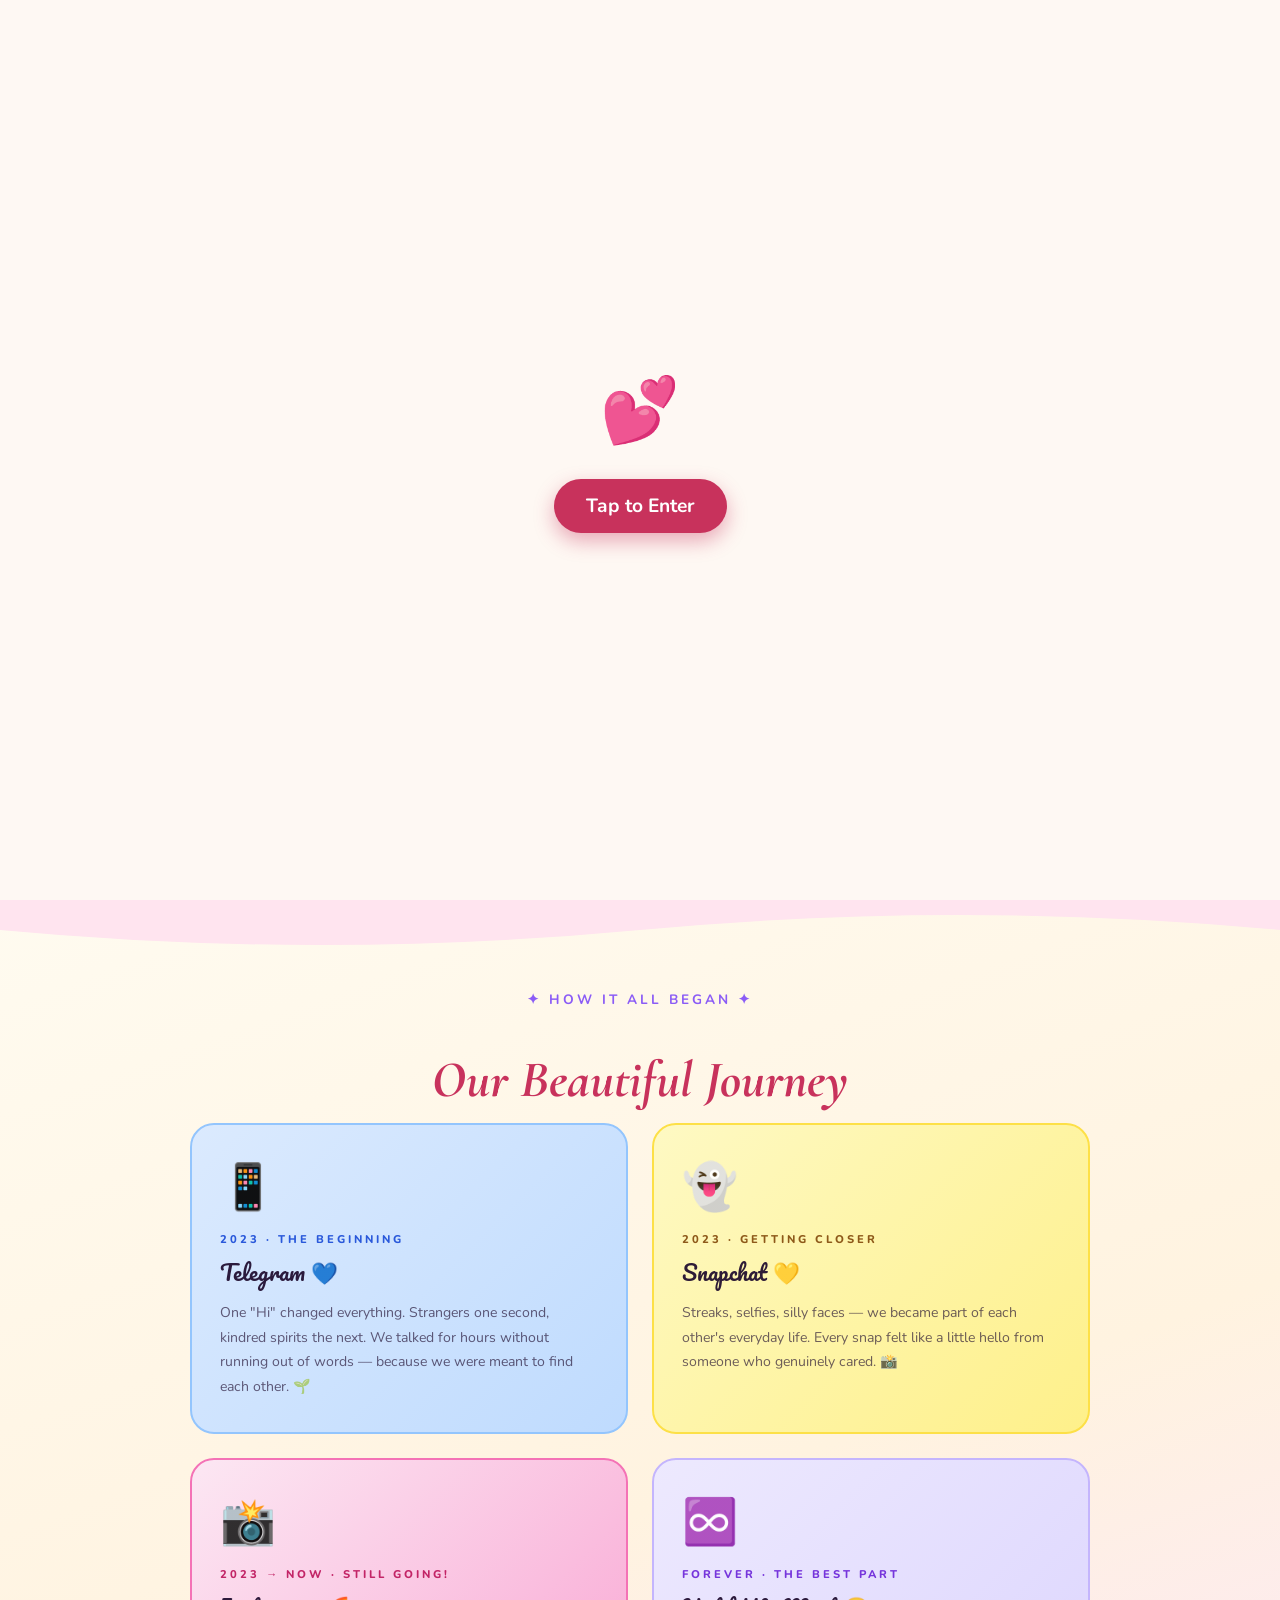
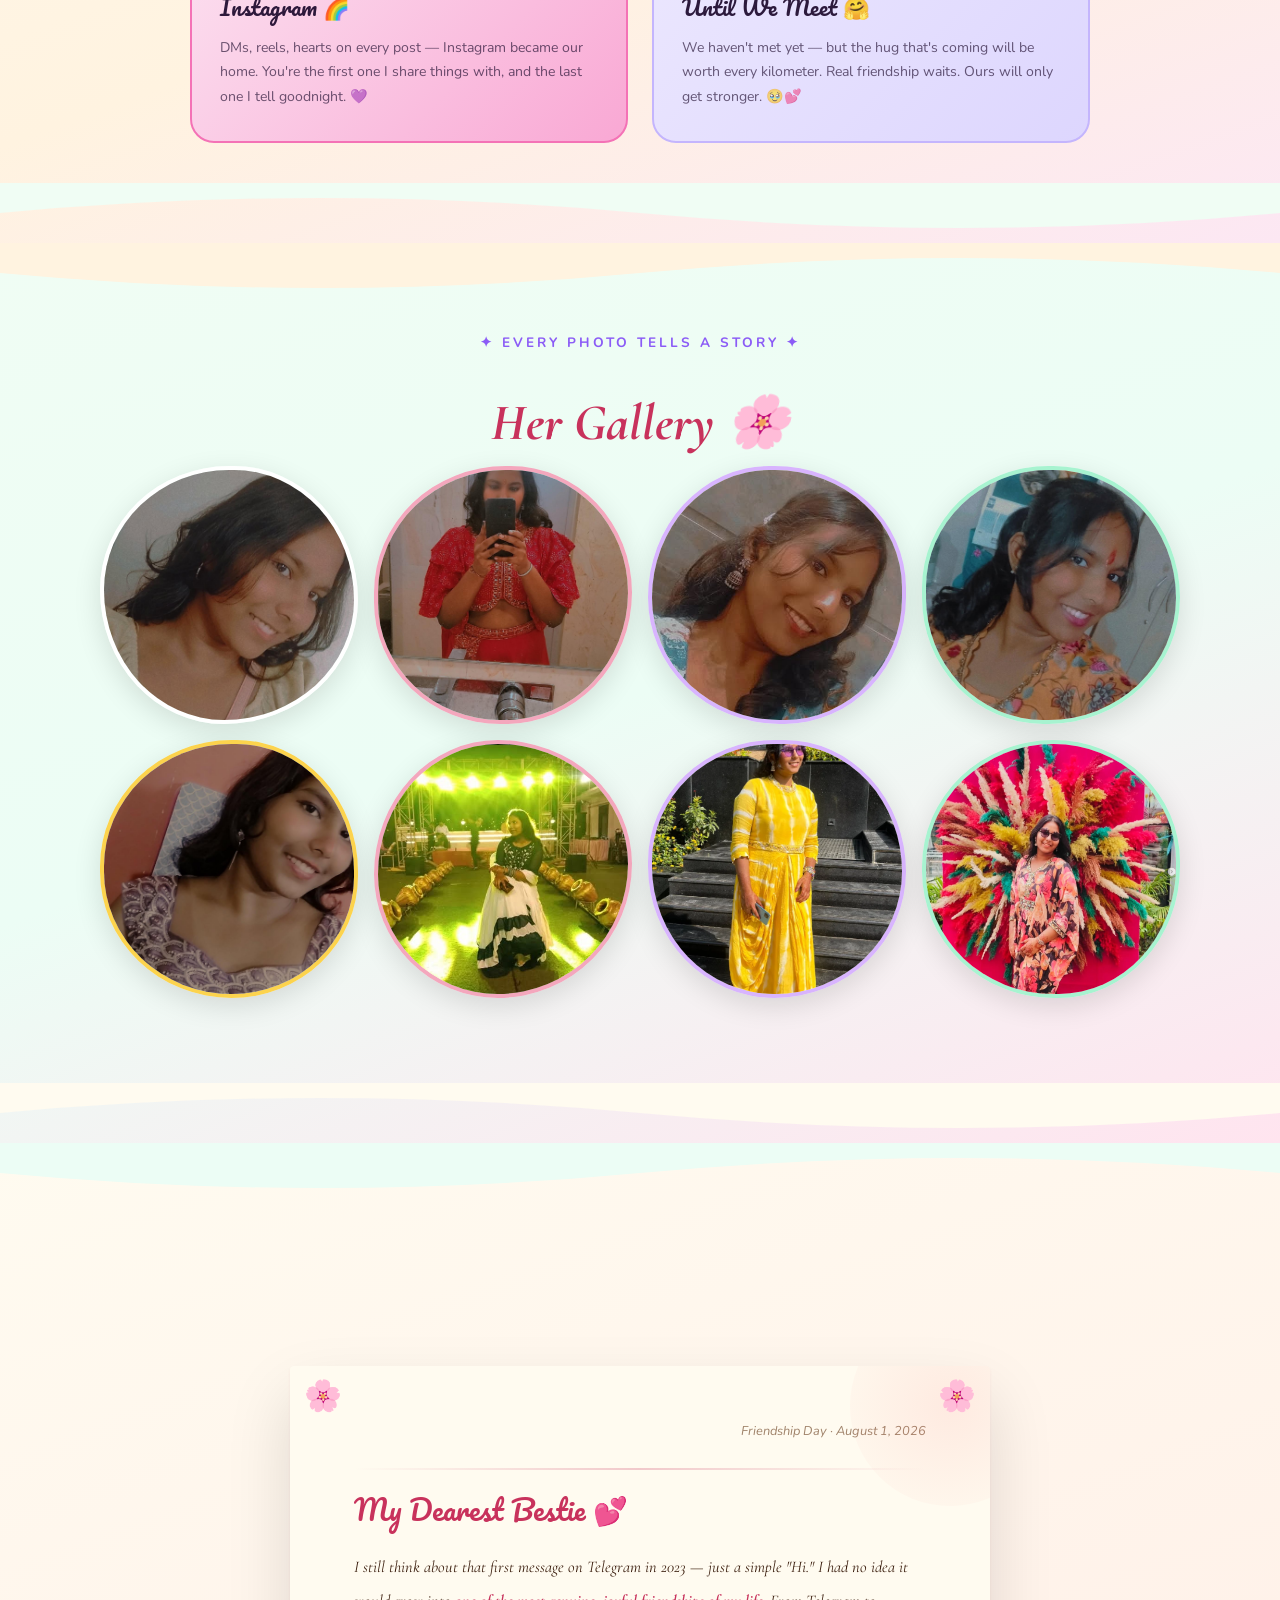
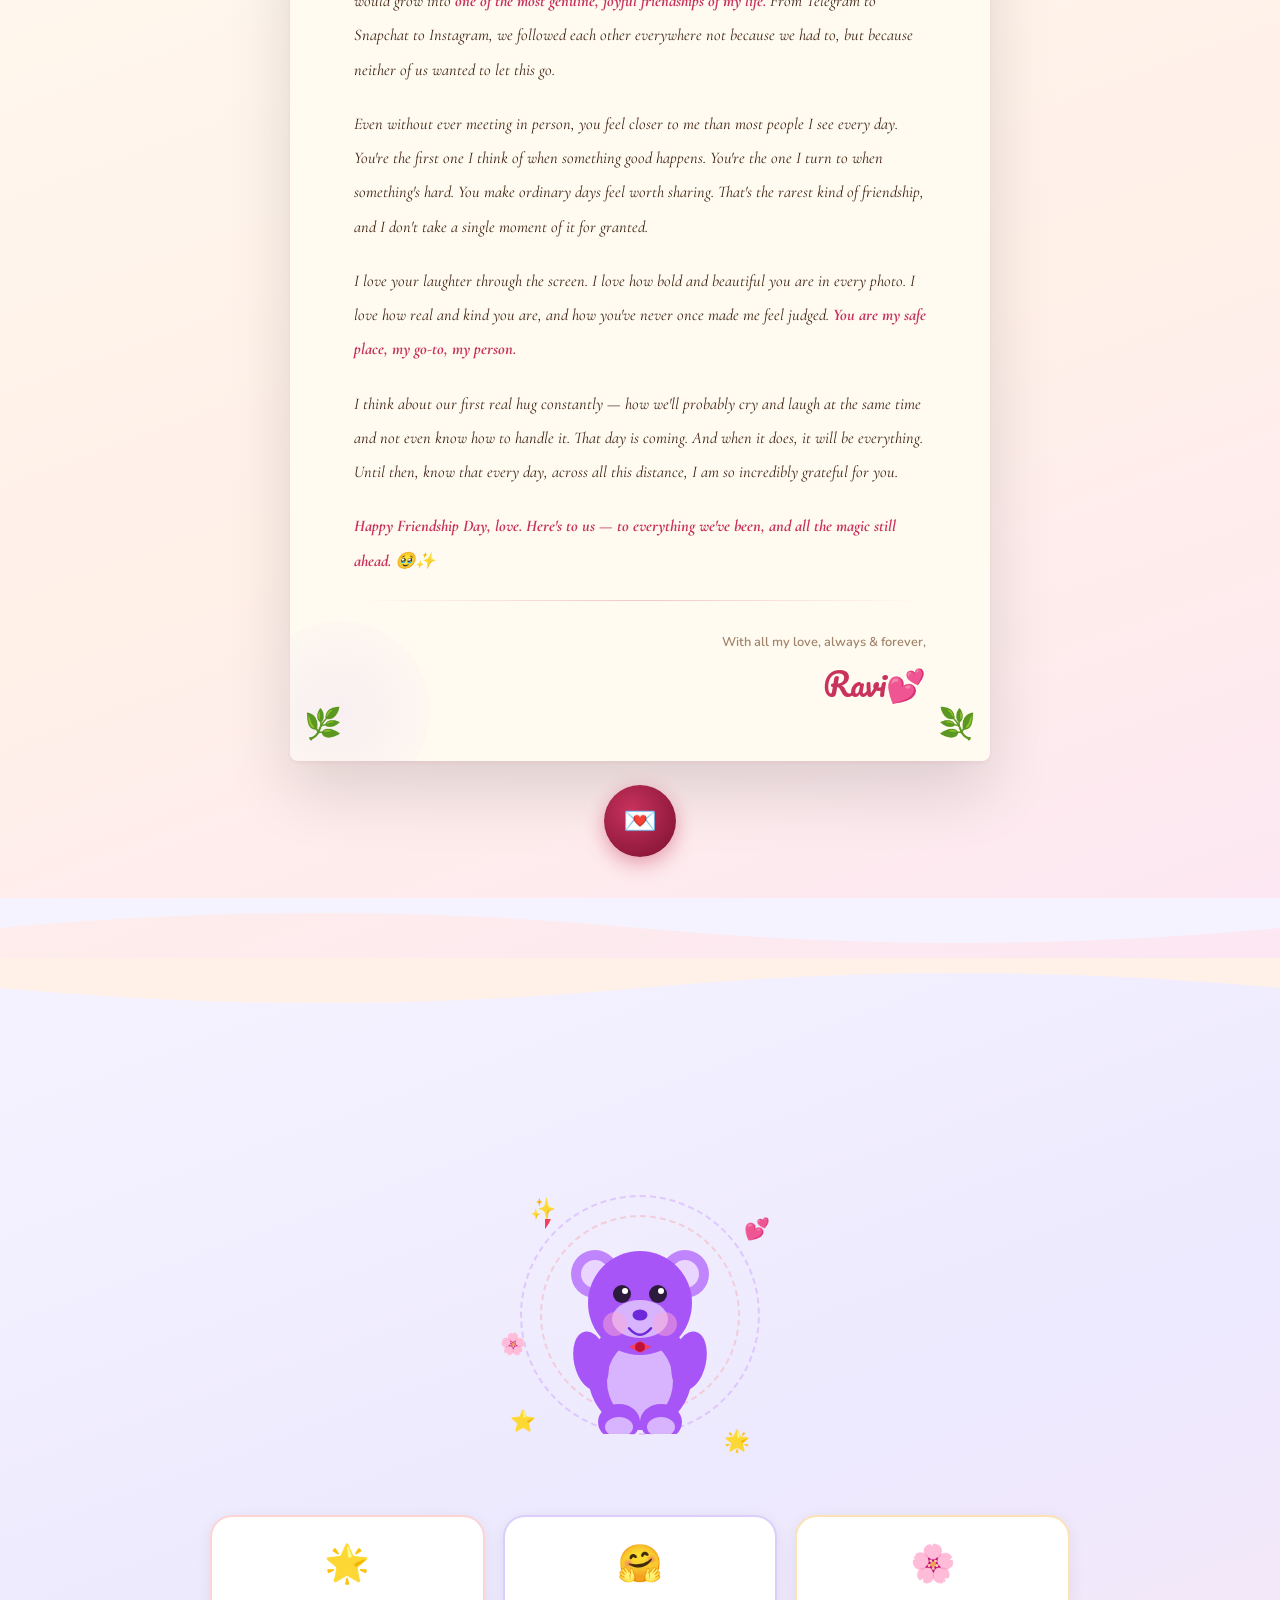
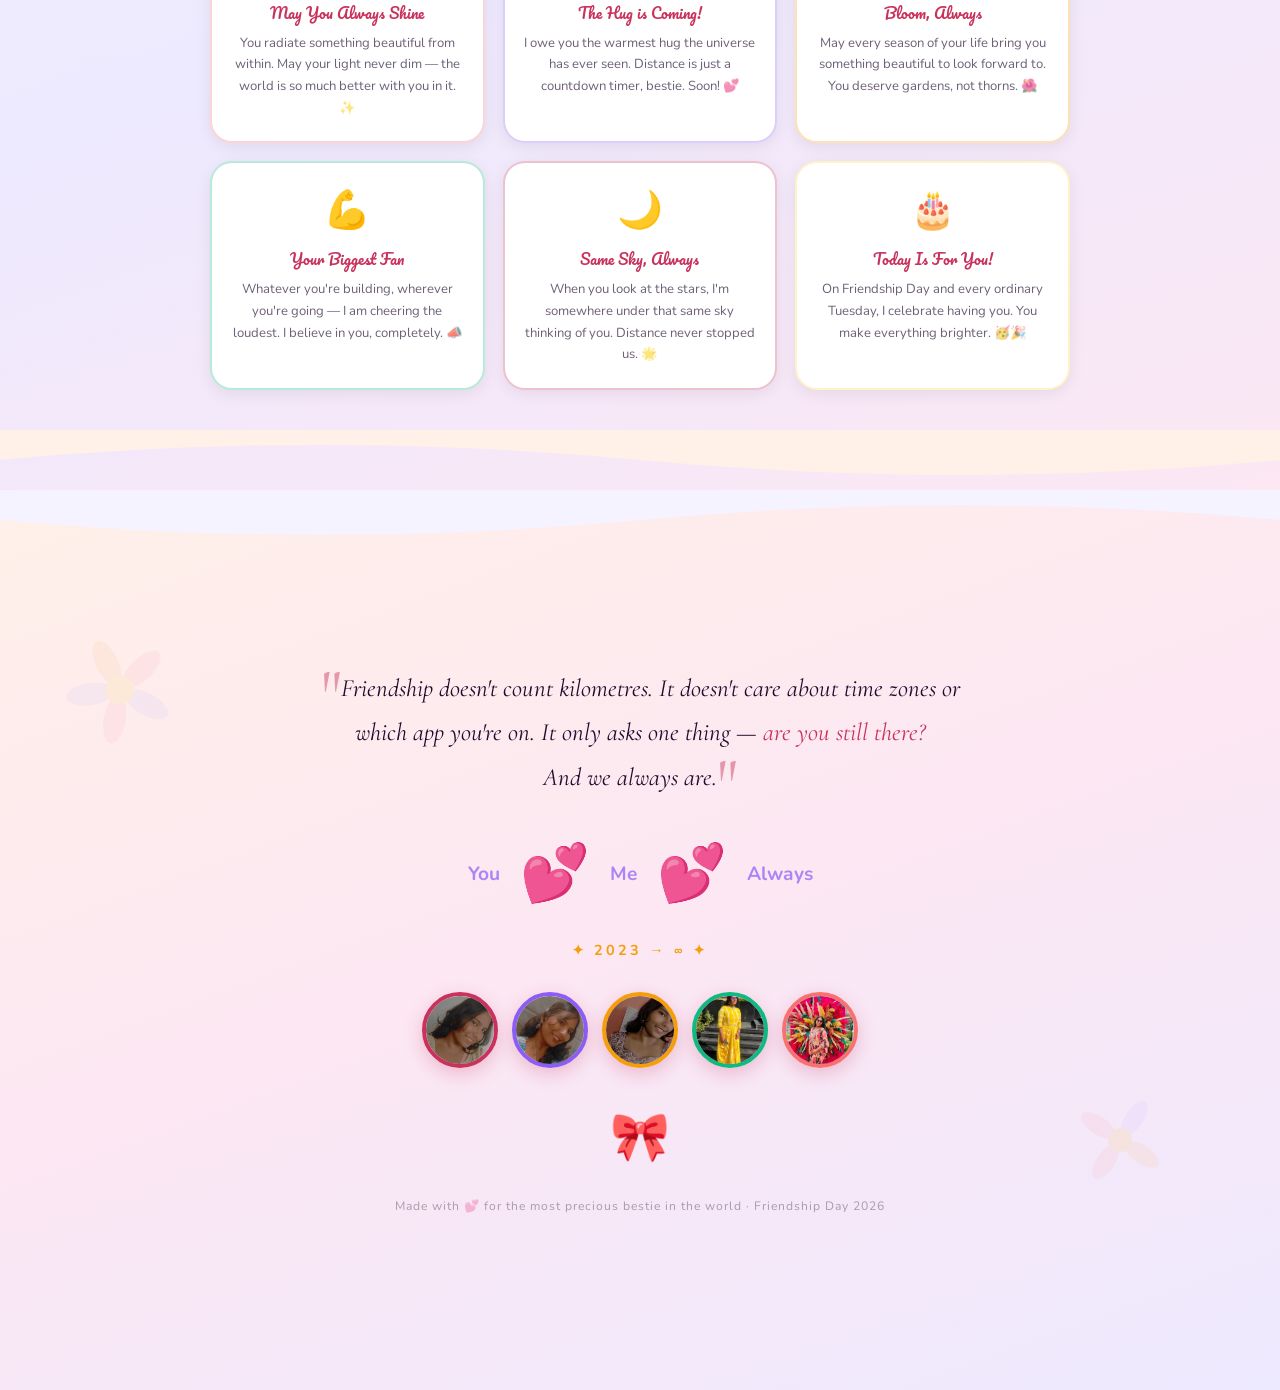
<file: index.html>
<!DOCTYPE html>
<html lang="en">

<head>
  <meta charset="UTF-8">
  <meta name="viewport" content="width=device-width, initial-scale=1.0">
  <title>Happy Friendship Day 💕</title>
  <link
    href="https://fonts.googleapis.com/css2?family=Cormorant+Garamond:ital,wght@0,600;0,700;1,400;1,700&family=Nunito:wght@300;400;600;700;800&family=Pacifico&display=swap"
    rel="stylesheet">
  <link rel="stylesheet" href="style.css">
</head>

<body>

  <!-- ── LOADING / TAP TO ENTER ──────────────── -->
  <div id="loading-screen" class="loading-screen">
    <div class="loading-content">
      <div class="heart-pulse">💕</div>
      <button id="enter-btn">Tap to Enter</button>
    </div>
  </div>
  <audio id="bg-music" src="aaa.mp3" loop preload="auto"></audio>

  <!-- ── PETAL RAIN ──────────────────────────── -->
  <div class="petal-box" id="pbox"></div>

  <!-- ── SIDE NAV ──────────────────────────── -->
  <nav class="side-nav" id="snav">
    <a data-t="Home" onclick="goTo(1)"></a>
    <a data-t="Story" onclick="goTo(2)"></a>
    <a data-t="Gallery" onclick="goTo(3)"></a>
    <a data-t="Letter" onclick="goTo(4)"></a>
    <a data-t="Wishes" onclick="goTo(5)"></a>
    <a data-t="Forever" onclick="goTo(6)"></a>
  </nav>

  <!-- ══════════════════════════════════════════
     PAGE 1 · HERO
══════════════════════════════════════════════ -->
  <section class="page" id="p1">
    <div class="blob b1"></div>
    <div class="blob b2"></div>
    <div class="blob b3"></div>

    <!-- Big decorative SVG floral background -->
    <svg class="hero-floral" viewBox="0 0 1440 900" preserveAspectRatio="xMidYMid slice">
      <!-- Blooming flower top-right -->
      <g transform="translate(1200,60) scale(1.4)" opacity=".5">
        <circle cx="0" cy="0" r="8" fill="#f9a8d4">
          <animateTransform attributeName="transform" type="rotate" values="0 0 0;360 0 0" dur="20s"
            repeatCount="indefinite" />
        </circle>
        <!-- petals -->
        <ellipse cx="0" cy="-28" rx="10" ry="22" fill="#fda4af" opacity=".7">
          <animateTransform attributeName="transform" type="rotate" values="0 0 0;360 0 0" dur="20s"
            repeatCount="indefinite" />
        </ellipse>
        <ellipse cx="0" cy="-28" rx="10" ry="22" fill="#fda4af" opacity=".7" transform="rotate(60 0 0)">
          <animateTransform attributeName="transform" type="rotate" values="60 0 0;420 0 0" dur="20s"
            repeatCount="indefinite" />
        </ellipse>
        <ellipse cx="0" cy="-28" rx="10" ry="22" fill="#fda4af" opacity=".7" transform="rotate(120 0 0)">
          <animateTransform attributeName="transform" type="rotate" values="120 0 0;480 0 0" dur="20s"
            repeatCount="indefinite" />
        </ellipse>
        <ellipse cx="0" cy="-28" rx="10" ry="22" fill="#c4b5fd" opacity=".7" transform="rotate(180 0 0)">
          <animateTransform attributeName="transform" type="rotate" values="180 0 0;540 0 0" dur="20s"
            repeatCount="indefinite" />
        </ellipse>
        <ellipse cx="0" cy="-28" rx="10" ry="22" fill="#c4b5fd" opacity=".7" transform="rotate(240 0 0)">
          <animateTransform attributeName="transform" type="rotate" values="240 0 0;600 0 0" dur="20s"
            repeatCount="indefinite" />
        </ellipse>
        <ellipse cx="0" cy="-28" rx="10" ry="22" fill="#c4b5fd" opacity=".7" transform="rotate(300 0 0)">
          <animateTransform attributeName="transform" type="rotate" values="300 0 0;660 0 0" dur="20s"
            repeatCount="indefinite" />
        </ellipse>
        <circle cx="0" cy="0" r="12" fill="#fbbf24" />
      </g>
      <!-- Flower bottom-left -->
      <g transform="translate(160,800) scale(1.2)" opacity=".45">
        <ellipse cx="0" cy="-24" rx="9" ry="19" fill="#f9a8d4" opacity=".8">
          <animateTransform attributeName="transform" type="rotate" values="0 0 0;-360 0 0" dur="18s"
            repeatCount="indefinite" />
        </ellipse>
        <ellipse cx="0" cy="-24" rx="9" ry="19" fill="#fda4af" opacity=".8" transform="rotate(72 0 0)">
          <animateTransform attributeName="transform" type="rotate" values="72 0 0;-288 0 0" dur="18s"
            repeatCount="indefinite" />
        </ellipse>
        <ellipse cx="0" cy="-24" rx="9" ry="19" fill="#c4b5fd" opacity=".8" transform="rotate(144 0 0)">
          <animateTransform attributeName="transform" type="rotate" values="144 0 0;-216 0 0" dur="18s"
            repeatCount="indefinite" />
        </ellipse>
        <ellipse cx="0" cy="-24" rx="9" ry="19" fill="#c4b5fd" opacity=".8" transform="rotate(216 0 0)">
          <animateTransform attributeName="transform" type="rotate" values="216 0 0;-144 0 0" dur="18s"
            repeatCount="indefinite" />
        </ellipse>
        <ellipse cx="0" cy="-24" rx="9" ry="19" fill="#fda4af" opacity=".8" transform="rotate(288 0 0)">
          <animateTransform attributeName="transform" type="rotate" values="288 0 0;-72 0 0" dur="18s"
            repeatCount="indefinite" />
        </ellipse>
        <circle cx="0" cy="0" r="11" fill="#fbbf24" />
      </g>
      <!-- Small flower mid-right -->
      <g transform="translate(1350,500) scale(.8)" opacity=".4">
        <ellipse cx="0" cy="-18" rx="7" ry="15" fill="#fdba74" opacity=".8">
          <animateTransform attributeName="transform" type="rotate" values="0 0 0;360 0 0" dur="15s"
            repeatCount="indefinite" />
        </ellipse>
        <ellipse cx="0" cy="-18" rx="7" ry="15" fill="#fdba74" opacity=".8" transform="rotate(90 0 0)">
          <animateTransform attributeName="transform" type="rotate" values="90 0 0;450 0 0" dur="15s"
            repeatCount="indefinite" />
        </ellipse>
        <ellipse cx="0" cy="-18" rx="7" ry="15" fill="#fda4af" opacity=".8" transform="rotate(180 0 0)">
          <animateTransform attributeName="transform" type="rotate" values="180 0 0;540 0 0" dur="15s"
            repeatCount="indefinite" />
        </ellipse>
        <ellipse cx="0" cy="-18" rx="7" ry="15" fill="#fda4af" opacity=".8" transform="rotate(270 0 0)">
          <animateTransform attributeName="transform" type="rotate" values="270 0 0;630 0 0" dur="15s"
            repeatCount="indefinite" />
        </ellipse>
        <circle cx="0" cy="0" r="9" fill="#fde047" />
      </g>
      <!-- Vine lines -->
      <path d="M0 900 Q200 750 150 600 Q100 450 280 350 Q400 280 350 120" fill="none" stroke="rgba(134,239,172,.5)"
        stroke-width="2.5">
        <animate attributeName="stroke-dashoffset" from="1000" to="0" dur="8s" repeatCount="indefinite" />
        <animate attributeName="stroke-dasharray" values="20 980;20 980" dur="8s" repeatCount="indefinite" />
      </path>
      <path d="M1440 0 Q1200 200 1300 400 Q1400 600 1200 800 Q1050 900 1100 850" fill="none"
        stroke="rgba(134,239,172,.4)" stroke-width="2">
        <animate attributeName="stroke-dashoffset" from="1000" to="0" dur="10s" repeatCount="indefinite" begin="2s" />
        <animate attributeName="stroke-dasharray" values="15 985;15 985" dur="10s" repeatCount="indefinite"
          begin="2s" />
      </path>
    </svg>

    <!-- Hero Content -->
    <div class="hero-inner">
      <div class="hero-eyebrow">🌸 Friendship Day 2026 🌸</div>
      <h1 class="hero-h1">
        <em>Best Friends</em><br>
        <span style="color:var(--ink);font-size:.75em;">forever &amp; always</span>
      </h1>
      <p class="hero-tagline">
        To my irreplaceable bestie — who found me somewhere in the internet and made my whole world brighter. You're the
        reason I believe in magic. 💕
      </p>
      <div class="hero-journey">
        <span class="hj-chip">📱 Telegram</span>
        <span class="hj-arrow">⟶</span>
        <span class="hj-chip">👻 Snapchat</span>
        <span class="hj-arrow">⟶</span>
        <span class="hj-chip">📸 Instagram</span>
        <span class="hj-arrow">⟶</span>
        <span class="hj-chip"
          style="background:linear-gradient(135deg,#fce7f3,#ede9fe);border-color:rgba(200,50,92,.2)">♾️ Forever</span>
      </div>
      <p class="hero-since">✦ Since 2023 · Still Going Strong ✦</p>
    </div>

    <div class="scroll-cue">scroll</div>

    <!-- Wave bottom -->
    <div class="wave-bot">
      <svg viewBox="0 0 1440 60" preserveAspectRatio="none">
        <path d="M0 30 Q360 0 720 30 Q1080 60 1440 30 L1440 60 L0 60Z" fill="#fffbf0" />
      </svg>
    </div>
  </section>

  <!-- ══════════════════════════════════════════
     PAGE 2 · OUR STORY
══════════════════════════════════════════════ -->
  <section class="page" id="p2">
    <div class="wave-top">
      <svg viewBox="0 0 1440 60" preserveAspectRatio="none">
        <path d="M0 30 Q360 60 720 30 Q1080 0 1440 30 L1440 0 L0 0Z" fill="#ffe4ef" />
      </svg>
    </div>
    <div style="padding:90px 24px 100px;display:flex;flex-direction:column;align-items:center;">
      <p class="sec-sub reveal">✦ How it all began ✦</p>
      <h2 class="sec-title reveal" style="margin-top:-8px">Our Beautiful Journey</h2>

      <div class="story-cards reveal">
        <!-- Telegram -->
        <div class="story-card sc-tg">
          <span class="sc-icon">📱</span>
          <div class="sc-year">2023 · The Beginning</div>
          <div class="sc-title">Telegram 💙</div>
          <p class="sc-body">One "Hi" changed everything. Strangers one second, kindred spirits the next. We talked for
            hours without running out of words — because we were meant to find each other. 🌱</p>
        </div>
        <!-- Snapchat -->
        <div class="story-card sc-snap">
          <span class="sc-icon">👻</span>
          <div class="sc-year">2023 · Getting Closer</div>
          <div class="sc-title">Snapchat 💛</div>
          <p class="sc-body">Streaks, selfies, silly faces — we became part of each other's everyday life. Every snap
            felt like a little hello from someone who genuinely cared. 📸</p>
        </div>
        <!-- Instagram -->
        <div class="story-card sc-ig">
          <span class="sc-icon">📸</span>
          <div class="sc-year">2023 → Now · Still Going!</div>
          <div class="sc-title">Instagram 🌈</div>
          <p class="sc-body">DMs, reels, hearts on every post — Instagram became our home. You're the first one I share
            things with, and the last one I tell goodnight. 💜</p>
        </div>
        <!-- Forever -->
        <div class="story-card sc-fv">
          <span class="sc-icon">♾️</span>
          <div class="sc-year">Forever · The Best Part</div>
          <div class="sc-title">Until We Meet 🤗</div>
          <p class="sc-body">We haven't met yet — but the hug that's coming will be worth every kilometer. Real
            friendship waits. Ours will only get stronger. 🥹💕</p>
        </div>
      </div>
    </div>
    <div class="wave-bot">
      <svg viewBox="0 0 1440 60" preserveAspectRatio="none">
        <path d="M0 30 Q360 0 720 30 Q1080 60 1440 30 L1440 60 L0 60Z" fill="#f0fdf4" />
      </svg>
    </div>
  </section>

  <!-- ══════════════════════════════════════════
     PAGE 3 · GALLERY
══════════════════════════════════════════════ -->
  <section class="page" id="p3">
    <div class="wave-top">
      <svg viewBox="0 0 1440 60" preserveAspectRatio="none">
        <path d="M0 30 Q360 60 720 30 Q1080 0 1440 30 L1440 0 L0 0Z" fill="#fff3e0" />
      </svg>
    </div>
    <div style="padding:90px 24px 100px;display:flex;flex-direction:column;align-items:center;">
      <p class="sec-sub reveal">✦ Every photo tells a story ✦</p>
      <h2 class="sec-title reveal" style="margin-top:-8px">Her Gallery 🌸</h2>

      <div class="gallery reveal">
        <div class="pc"><img src="img (1).jpg" alt="Bestie 1">
          <div class="pc-lbl">Sweet & Glowing ✨</div>
        </div>
        <div class="pc"><img src="img (2).jpg" alt="Bestie 2">
          <div class="pc-lbl">Red Queen 🔴👑</div>
        </div>
        <div class="pc"><img src="img (3).jpg" alt="Bestie 3">
          <div class="pc-lbl">Teal Goddess 💙</div>
        </div>
        <div class="pc"><img src="img (4).jpg" alt="Bestie 4">
          <div class="pc-lbl">Festival Beauty 🧡</div>
        </div>
        <div class="pc"><img src="img (5).jpg" alt="Bestie 5">
          <div class="pc-lbl">VIBES ♥ Forever</div>
        </div>
        <div class="pc"><img src="img (6).jpg" alt="Bestie 6">
          <div class="pc-lbl">Starlight Moment 🌟</div>
        </div>
        <div class="pc"><img src="img.png" alt="Bestie 7">
          <div class="pc-lbl">Yellow Sunshine 💛</div>
        </div>
        <div class="pc"><img src="img2.png" alt="Bestie 8">
          <div class="pc-lbl">Colourful Soul 🌺</div>
        </div>
      </div>
    </div>
    <div class="wave-bot">
      <svg viewBox="0 0 1440 60" preserveAspectRatio="none">
        <path d="M0 30 Q360 0 720 30 Q1080 60 1440 30 L1440 60 L0 60Z" fill="#fffbf0" />
      </svg>
    </div>
  </section>

  <!-- ══════════════════════════════════════════
     PAGE 4 · LETTER
══════════════════════════════════════════════ -->
  <section class="page" id="p4">
    <div class="wave-top">
      <svg viewBox="0 0 1440 60" preserveAspectRatio="none">
        <path d="M0 30 Q360 60 720 30 Q1080 0 1440 30 L1440 0 L0 0Z" fill="#ecfdf5" />
      </svg>
    </div>
    <div style="padding:90px 24px 100px;display:flex;flex-direction:column;align-items:center;">
      <p class="sec-sub reveal">✦ Written from the heart ✦</p>
      <h2 class="sec-title reveal" style="margin-top:-8px">A Letter For You 💌</h2>

      <div class="letter-wrap reveal">
        <div class="ltr">
          <div class="ltr-blob1"></div>
          <div class="ltr-blob2"></div>
          <span class="ltr-corner tl">🌸</span>
          <span class="ltr-corner tr">🌸</span>
          <span class="ltr-corner bl">🌿</span>
          <span class="ltr-corner br">🌿</span>
          <div class="ltr-date">Friendship Day · August 1, 2026</div>
          <div class="ltr-rule"></div>
          <div class="ltr-greet">My Dearest Bestie 💕</div>
          <div class="ltr-body">
            <p>I still think about that first message on Telegram in 2023 — just a simple "Hi." I had no idea it would
              grow into <span class="hl">one of the most genuine, joyful friendships of my life.</span> From Telegram to
              Snapchat to Instagram, we followed each other everywhere not because we had to, but because neither of us
              wanted to let this go.</p>
            <p>Even without ever meeting in person, you feel closer to me than most people I see every day. You're the
              first one I think of when something good happens. You're the one I turn to when something's hard. You make
              ordinary days feel worth sharing. That's the rarest kind of friendship, and I don't take a single moment
              of it for granted.</p>
            <p>I love your laughter through the screen. I love how bold and beautiful you are in every photo. I love how
              real and kind you are, and how you've never once made me feel judged. <span class="hl">You are my safe
                place, my go-to, my person.</span></p>
            <p>I think about our first real hug constantly — how we'll probably cry and laugh at the same time and not
              even know how to handle it. That day is coming. And when it does, it will be everything. Until then, know
              that every day, across all this distance, I am so incredibly grateful for you.</p>
            <p><span class="hl">Happy Friendship Day, love. Here's to us — to everything we've been, and all the magic
                still ahead. 🥹✨</span></p>
          </div>
          <div class="ltr-rule"></div>
          <div class="ltr-sig">
            <div class="wl">With all my love, always &amp; forever,</div>
            <div class="sn">Ravi💕</div>
          </div>
        </div>
        <div class="seal-row">
          <div class="seal">💌</div>
        </div>
      </div>
    </div>
    <div class="wave-bot">
      <svg viewBox="0 0 1440 60" preserveAspectRatio="none">
        <path d="M0 30 Q360 0 720 30 Q1080 60 1440 30 L1440 60 L0 60Z" fill="#f5f3ff" />
      </svg>
    </div>
  </section>

  <!-- ══════════════════════════════════════════
     PAGE 5 · TEDDY + WISHES
══════════════════════════════════════════════ -->
  <section class="page" id="p5">
    <div class="wave-top">
      <svg viewBox="0 0 1440 60" preserveAspectRatio="none">
        <path d="M0 30 Q360 60 720 30 Q1080 0 1440 30 L1440 0 L0 0Z" fill="#fff0e8" />
      </svg>
    </div>
    <div style="padding:90px 24px 100px;display:flex;flex-direction:column;align-items:center;">
      <p class="sec-sub reveal">✦ Kuchu Puchu wishes just for you ✦</p>
      <h2 class="sec-title reveal" style="margin-top:-8px">Teddy Loves You 🧸</h2>

      <!-- ANIMATED TEDDY BEAR -->
      <div class="teddy-stage">
        <div class="ring ring1"></div>
        <div class="ring ring2"></div>
        <span class="fi fi1">✨</span>
        <span class="fi fi2">💕</span>
        <span class="fi fi3">⭐</span>
        <span class="fi fi4">🌟</span>
        <span class="fi fi5">🌸</span>

        <div class="t-wrap">
          <svg width="190" height="215" viewBox="0 0 190 215" xmlns="http://www.w3.org/2000/svg">
            <!-- ears -->
            <g>
              <animateTransform attributeName="transform" type="rotate" values="-6 50 55;6 50 55;-6 50 55" dur="2.2s"
                repeatCount="indefinite" />
              <circle cx="50" cy="55" r="24" fill="#c084fc" />
              <circle cx="50" cy="55" r="14" fill="#e9d5ff" />
            </g>
            <g>
              <animateTransform attributeName="transform" type="rotate" values="6 140 55;-6 140 55;6 140 55" dur="2.2s"
                repeatCount="indefinite" />
              <circle cx="140" cy="55" r="24" fill="#c084fc" />
              <circle cx="140" cy="55" r="14" fill="#e9d5ff" />
            </g>
            <!-- body -->
            <ellipse cx="95" cy="155" rx="52" ry="56" fill="#a855f7" />
            <ellipse cx="95" cy="162" rx="33" ry="40" fill="#d8b4fe" />
            <!-- head -->
            <circle cx="95" cy="84" r="52" fill="#a855f7" />
            <ellipse cx="95" cy="100" rx="28" ry="19" fill="#d8b4fe" />
            <!-- eyes blink -->
            <ellipse cx="77" cy="75" rx="9" ry="9" fill="#2d1b3d">
              <animate attributeName="ry" values="9;1;9;9;9;9" keyTimes="0;.2;.25;.5;.75;1" dur="4.5s"
                repeatCount="indefinite" />
            </ellipse>
            <ellipse cx="80" cy="72" rx="3" ry="3" fill="white">
              <animate attributeName="ry" values="3;0;3;3;3;3" keyTimes="0;.2;.25;.5;.75;1" dur="4.5s"
                repeatCount="indefinite" />
            </ellipse>
            <ellipse cx="113" cy="75" rx="9" ry="9" fill="#2d1b3d">
              <animate attributeName="ry" values="9;1;9;9;9;9" keyTimes="0;.2;.25;.5;.75;1" dur="4.5s"
                repeatCount="indefinite" />
            </ellipse>
            <ellipse cx="116" cy="72" rx="3" ry="3" fill="white">
              <animate attributeName="ry" values="3;0;3;3;3;3" keyTimes="0;.2;.25;.5;.75;1" dur="4.5s"
                repeatCount="indefinite" />
            </ellipse>
            <!-- nose -->
            <ellipse cx="95" cy="96" rx="7.5" ry="5.5" fill="#6d28d9" />
            <!-- smile -->
            <path d="M84 109 Q95 122 106 109" fill="none" stroke="#6d28d9" stroke-width="2.5" stroke-linecap="round">
              <animate attributeName="d"
                values="M84 109 Q95 122 106 109;M84 111 Q95 124 106 111;M84 109 Q95 122 106 109" dur="3s"
                repeatCount="indefinite" />
            </path>
            <!-- cheeks -->
            <circle cx="70" cy="105" r="12" fill="#f9a8d4" opacity=".5" />
            <circle cx="120" cy="105" r="12" fill="#f9a8d4" opacity=".5" />
            <!-- arms wave -->
            <ellipse cx="46" cy="142" rx="17" ry="30" fill="#a855f7" transform="rotate(-22 46 142)">
              <animateTransform attributeName="transform" type="rotate" values="-30 46 142;-10 46 142;-30 46 142"
                dur="1.8s" repeatCount="indefinite" additive="replace" />
            </ellipse>
            <ellipse cx="144" cy="142" rx="17" ry="30" fill="#a855f7" transform="rotate(22 144 142)">
              <animateTransform attributeName="transform" type="rotate" values="30 144 142;10 144 142;30 144 142"
                dur="1.8s" repeatCount="indefinite" additive="replace" />
            </ellipse>
            <!-- legs -->
            <ellipse cx="74" cy="203" rx="21" ry="18" fill="#a855f7" />
            <ellipse cx="116" cy="203" rx="21" ry="18" fill="#a855f7" />
            <ellipse cx="74" cy="208" rx="14" ry="10" fill="#d8b4fe" />
            <ellipse cx="116" cy="208" rx="14" ry="10" fill="#d8b4fe" />
            <!-- pulsing heart -->
            <g>
              <path
                d="M88 152 C88 147,95 145,95 152 C95 145,102 147,102 152 C102 160,95 168,95 168 C95 168,88 160,88 152Z"
                fill="#f43f5e">
                <animate attributeName="transform" attributeType="XML" type="scale" values="1;1.3;1" dur="1.1s"
                  repeatCount="indefinite" additive="sum" />
                <animateTransform attributeName="transform" type="translate" values="-95 -158;-95 -158" dur="1.1s"
                  repeatCount="indefinite" additive="sum" />
              </path>
            </g>
            <!-- bow tie -->
            <path d="M84 128 L95 134 L106 128 L95 122Z" fill="#f43f5e" />
            <circle cx="95" cy="128" r="5" fill="#be123c" />
          </svg>
        </div>
      </div>

      <!-- WISH CARDS -->
      <div class="w-grid">
        <div class="wc reveal"><span class="wi">🌟</span>
          <div class="wt">May You Always Shine</div>
          <p class="wb">You radiate something beautiful from within. May your light never dim — the world is so much
            better with you in it. ✨</p>
        </div>
        <div class="wc reveal"><span class="wi">🤗</span>
          <div class="wt">The Hug is Coming!</div>
          <p class="wb">I owe you the warmest hug the universe has ever seen. Distance is just a countdown timer,
            bestie. Soon! 💕</p>
        </div>
        <div class="wc reveal"><span class="wi">🌸</span>
          <div class="wt">Bloom, Always</div>
          <p class="wb">May every season of your life bring you something beautiful to look forward to. You deserve
            gardens, not thorns. 🌺</p>
        </div>
        <div class="wc reveal"><span class="wi">💪</span>
          <div class="wt">Your Biggest Fan</div>
          <p class="wb">Whatever you're building, wherever you're going — I am cheering the loudest. I believe in you,
            completely. 📣</p>
        </div>
        <div class="wc reveal"><span class="wi">🌙</span>
          <div class="wt">Same Sky, Always</div>
          <p class="wb">When you look at the stars, I'm somewhere under that same sky thinking of you. Distance never
            stopped us. 🌟</p>
        </div>
        <div class="wc reveal"><span class="wi">🎂</span>
          <div class="wt">Today Is For You!</div>
          <p class="wb">On Friendship Day and every ordinary Tuesday, I celebrate having you. You make everything
            brighter. 🥳🎉</p>
        </div>
      </div>
    </div>
    <div class="wave-bot">
      <svg viewBox="0 0 1440 60" preserveAspectRatio="none">
        <path d="M0 30 Q360 0 720 30 Q1080 60 1440 30 L1440 60 L0 60Z" fill="#fff0e8" />
      </svg>
    </div>
  </section>

  <!-- ══════════════════════════════════════════
     PAGE 6 · FINALE
══════════════════════════════════════════════ -->
  <section class="page" id="p6">
    <div class="wave-top">
      <svg viewBox="0 0 1440 60" preserveAspectRatio="none">
        <path d="M0 30 Q360 60 720 30 Q1080 0 1440 30 L1440 0 L0 0Z" fill="#f5f3ff" />
      </svg>
    </div>
    <!-- floral bg -->
    <svg class="floral-bg" viewBox="0 0 1440 900" preserveAspectRatio="xMidYMid slice">
      <g transform="translate(200,200)">
        <ellipse cx="0" cy="-30" rx="11" ry="24" fill="#fda4af">
          <animateTransform attributeName="transform" type="rotate" values="0 0 0;360 0 0" dur="22s"
            repeatCount="indefinite" />
        </ellipse>
        <ellipse cx="0" cy="-30" rx="11" ry="24" fill="#c4b5fd" transform="rotate(72 0 0)">
          <animateTransform attributeName="transform" type="rotate" values="72 0 0;432 0 0" dur="22s"
            repeatCount="indefinite" />
        </ellipse>
        <ellipse cx="0" cy="-30" rx="11" ry="24" fill="#fda4af" transform="rotate(144 0 0)">
          <animateTransform attributeName="transform" type="rotate" values="144 0 0;504 0 0" dur="22s"
            repeatCount="indefinite" />
        </ellipse>
        <ellipse cx="0" cy="-30" rx="11" ry="24" fill="#c4b5fd" transform="rotate(216 0 0)">
          <animateTransform attributeName="transform" type="rotate" values="216 0 0;576 0 0" dur="22s"
            repeatCount="indefinite" />
        </ellipse>
        <ellipse cx="0" cy="-30" rx="11" ry="24" fill="#fdba74" transform="rotate(288 0 0)">
          <animateTransform attributeName="transform" type="rotate" values="288 0 0;648 0 0" dur="22s"
            repeatCount="indefinite" />
        </ellipse>
        <circle cx="0" cy="0" r="14" fill="#fcd34d" />
      </g>
      <g transform="translate(1200,650)">
        <ellipse cx="0" cy="-26" rx="9" ry="20" fill="#fda4af">
          <animateTransform attributeName="transform" type="rotate" values="0 0 0;-360 0 0" dur="18s"
            repeatCount="indefinite" />
        </ellipse>
        <ellipse cx="0" cy="-26" rx="9" ry="20" fill="#c4b5fd" transform="rotate(90 0 0)">
          <animateTransform attributeName="transform" type="rotate" values="90 0 0;-270 0 0" dur="18s"
            repeatCount="indefinite" />
        </ellipse>
        <ellipse cx="0" cy="-26" rx="9" ry="20" fill="#fdba74" transform="rotate(180 0 0)">
          <animateTransform attributeName="transform" type="rotate" values="180 0 0;-180 0 0" dur="18s"
            repeatCount="indefinite" />
        </ellipse>
        <ellipse cx="0" cy="-26" rx="9" ry="20" fill="#fda4af" transform="rotate(270 0 0)">
          <animateTransform attributeName="transform" type="rotate" values="270 0 0;-90 0 0" dur="18s"
            repeatCount="indefinite" />
        </ellipse>
        <circle cx="0" cy="0" r="12" fill="#fbbf24" />
      </g>
    </svg>

    <div class="finale-inner">
      <div class="fq reveal">
        <span class="qq">"</span>Friendship doesn't count kilometres. It doesn't care about time zones or which app
        you're on. It only asks one thing —
        <em style="color:var(--rose)">are you still there?</em><br>And we always are.<span class="qq">"</span>
      </div>

      <div class="heart-row reveal">
        <span style="opacity:.7">You</span>
        <span class="big-heart">💕</span>
        <span style="opacity:.7">Me</span>
        <span class="big-heart">💕</span>
        <span style="opacity:.7">Always</span>
      </div>

      <p class="since reveal">✦ 2023 → ∞ ✦</p>

      <div class="pstrip reveal">
        <div class="psi"><img src="img (1).jpg" alt=""></div>
        <div class="psi"><img src="img (3).jpg" alt=""></div>
        <div class="psi"><img src="img (5).jpg" alt=""></div>
        <div class="psi"><img src="img.png" alt=""></div>
        <div class="psi"><img src="img2.png" alt=""></div>
      </div>

      <div class="bow">🎀</div>
      <p class="fin-footer">Made with 💕 for the most precious bestie in the world · Friendship Day 2026</p>
    </div>
  </section>

  <!-- ══════════════════════════════════════════
     JAVASCRIPT
══════════════════════════════════════════════ -->
  <script src="script.js"></script>
</body>

</html>
</file>
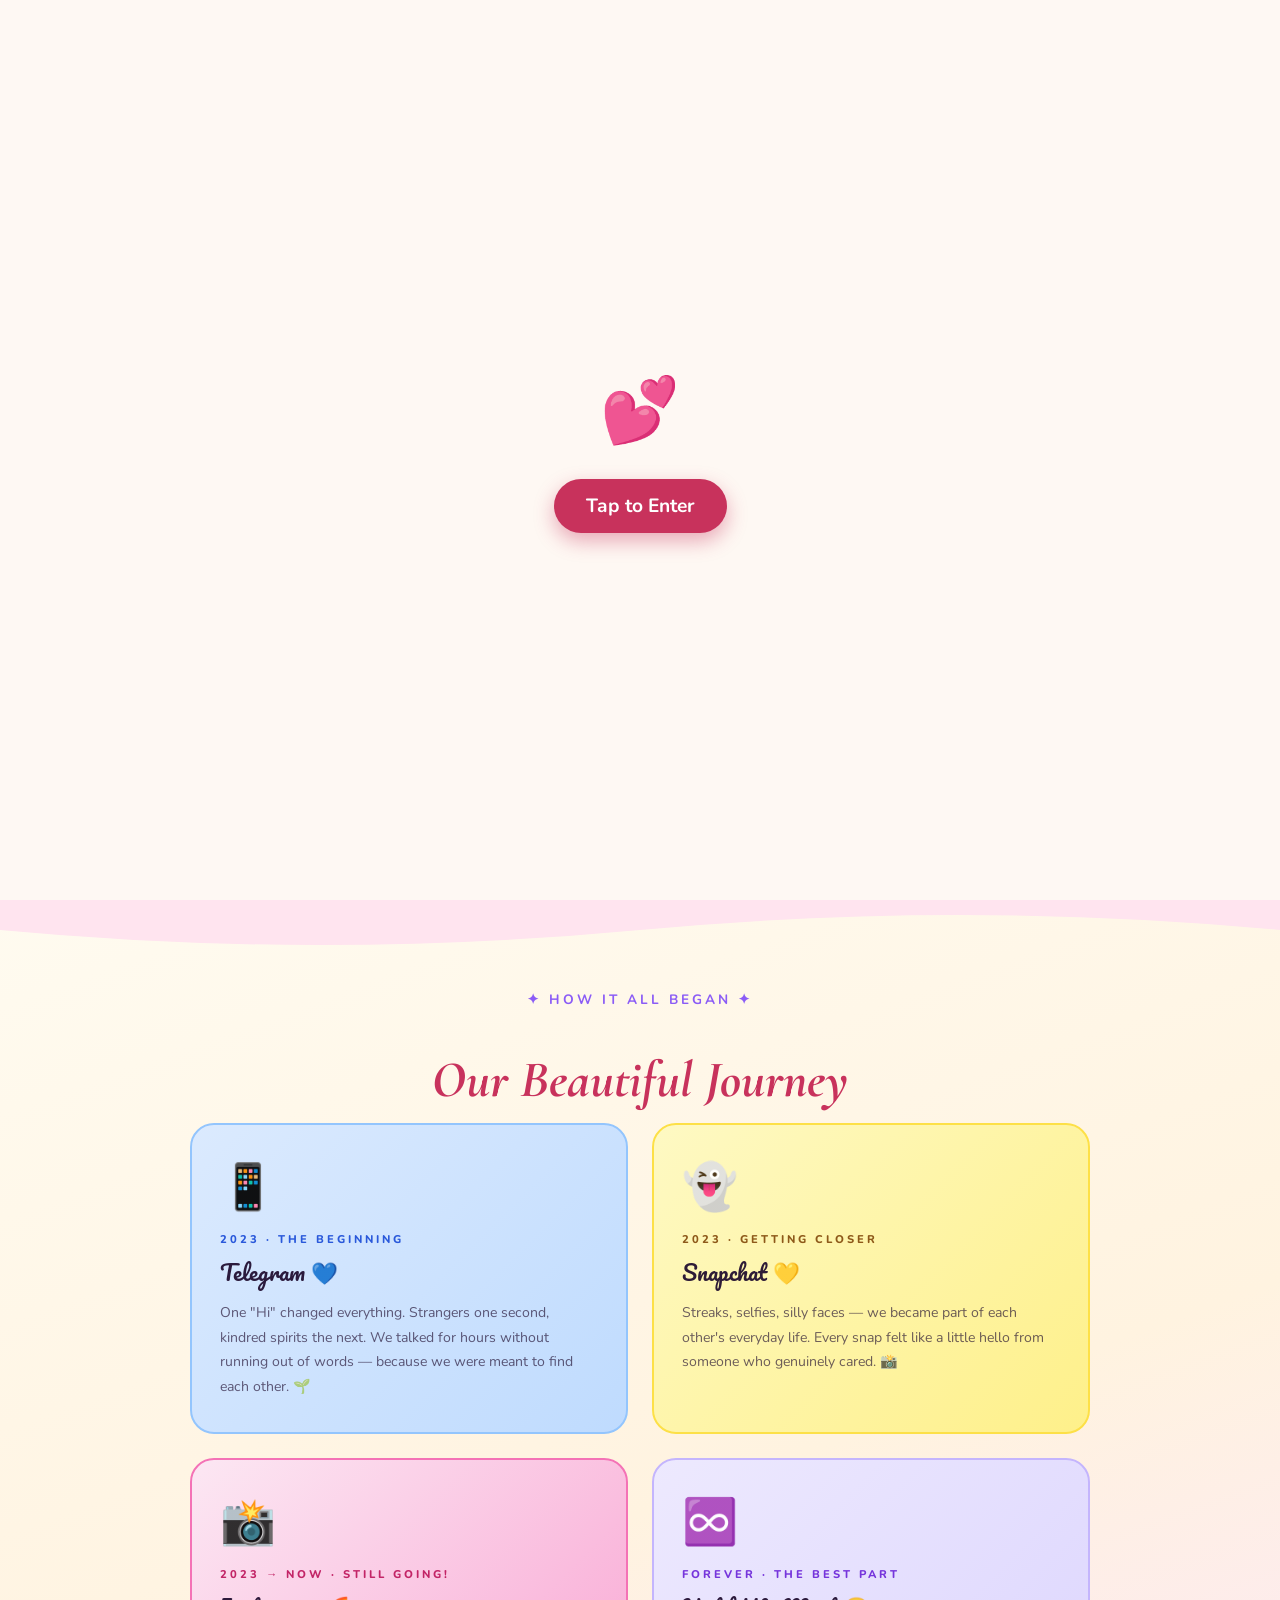
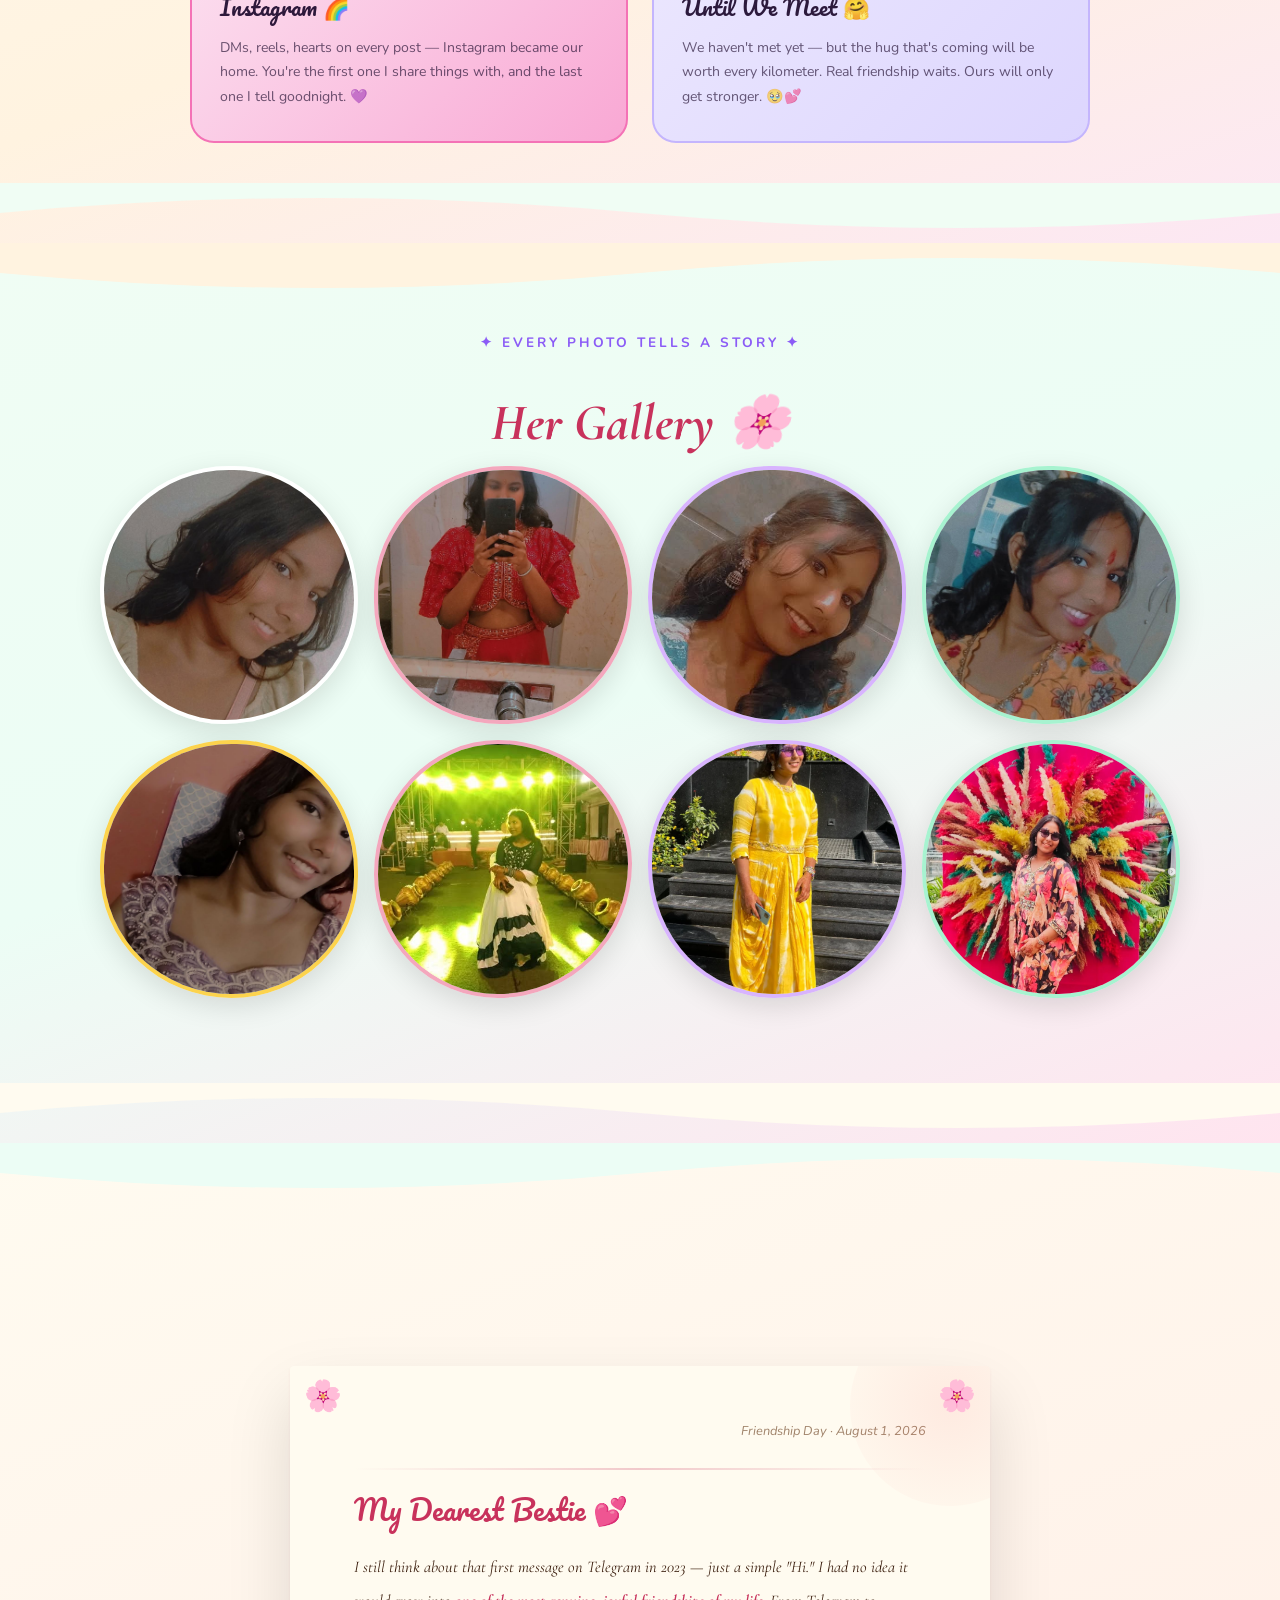
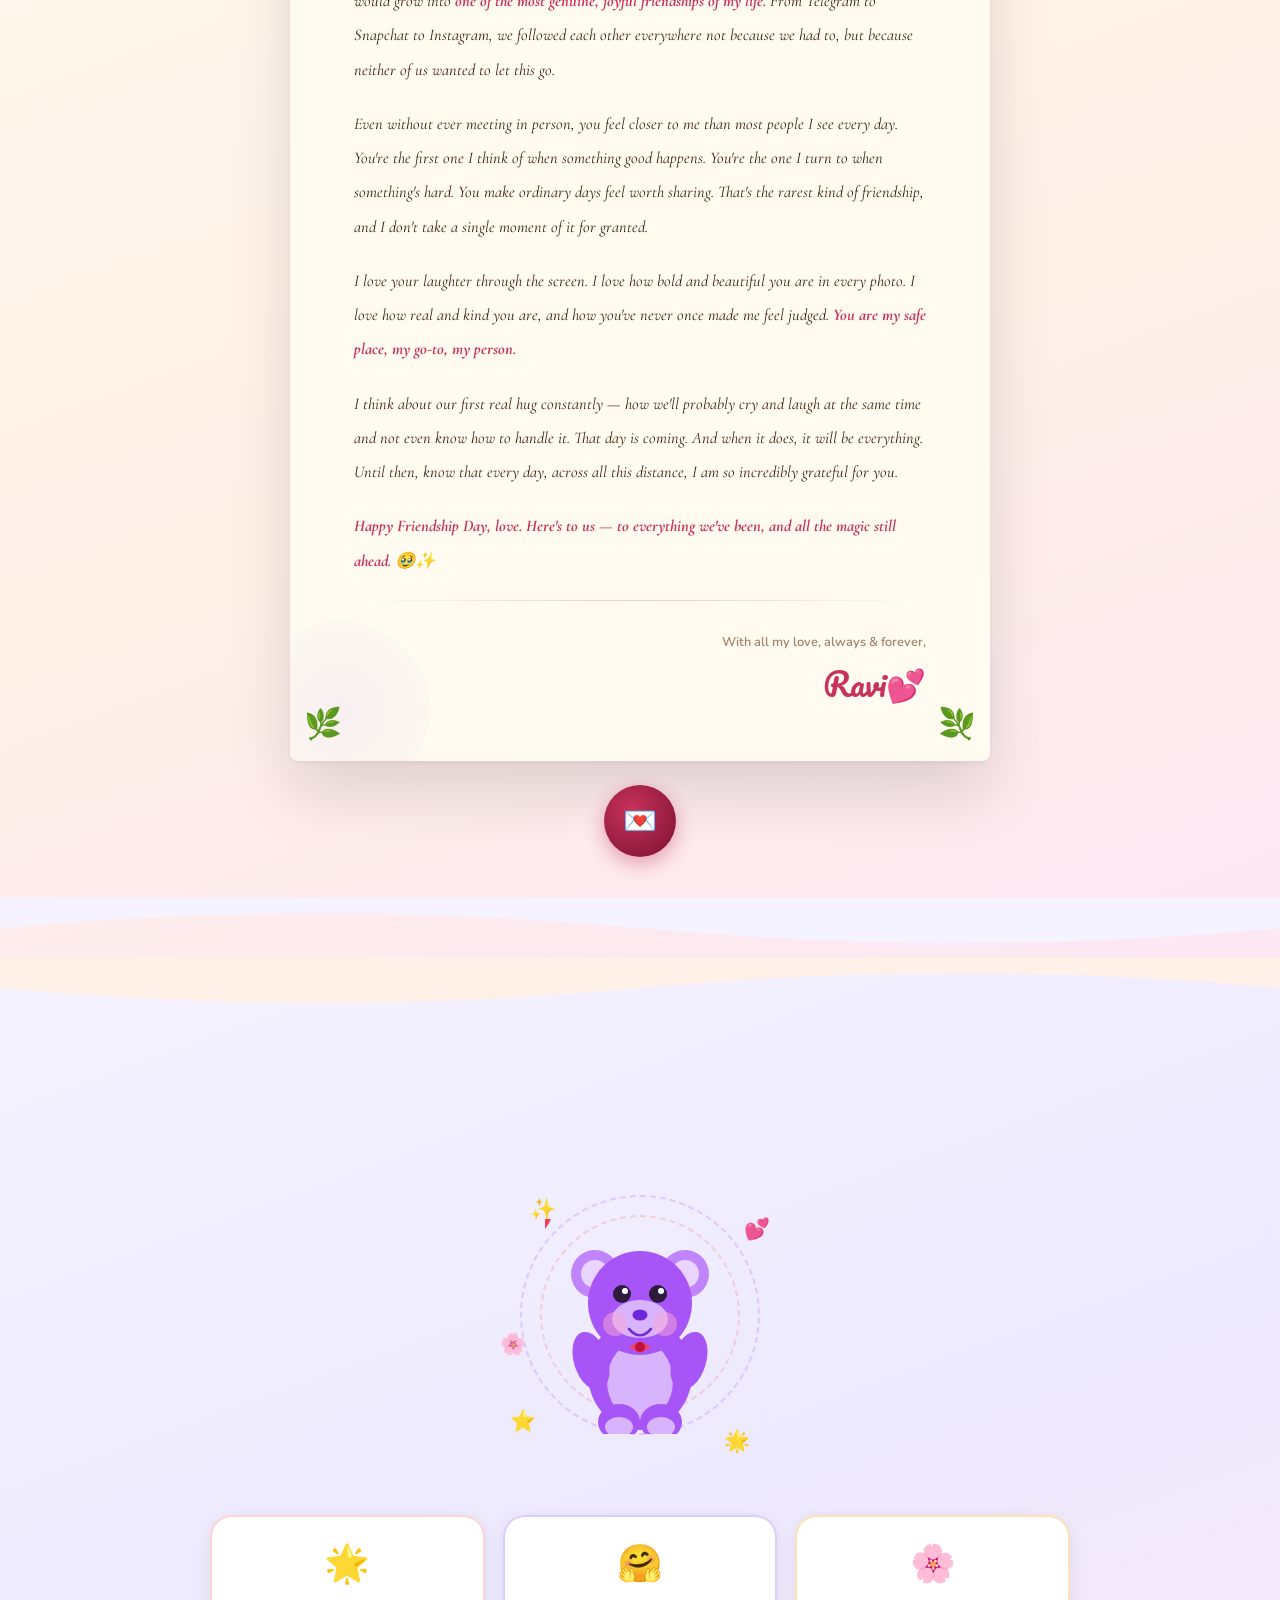
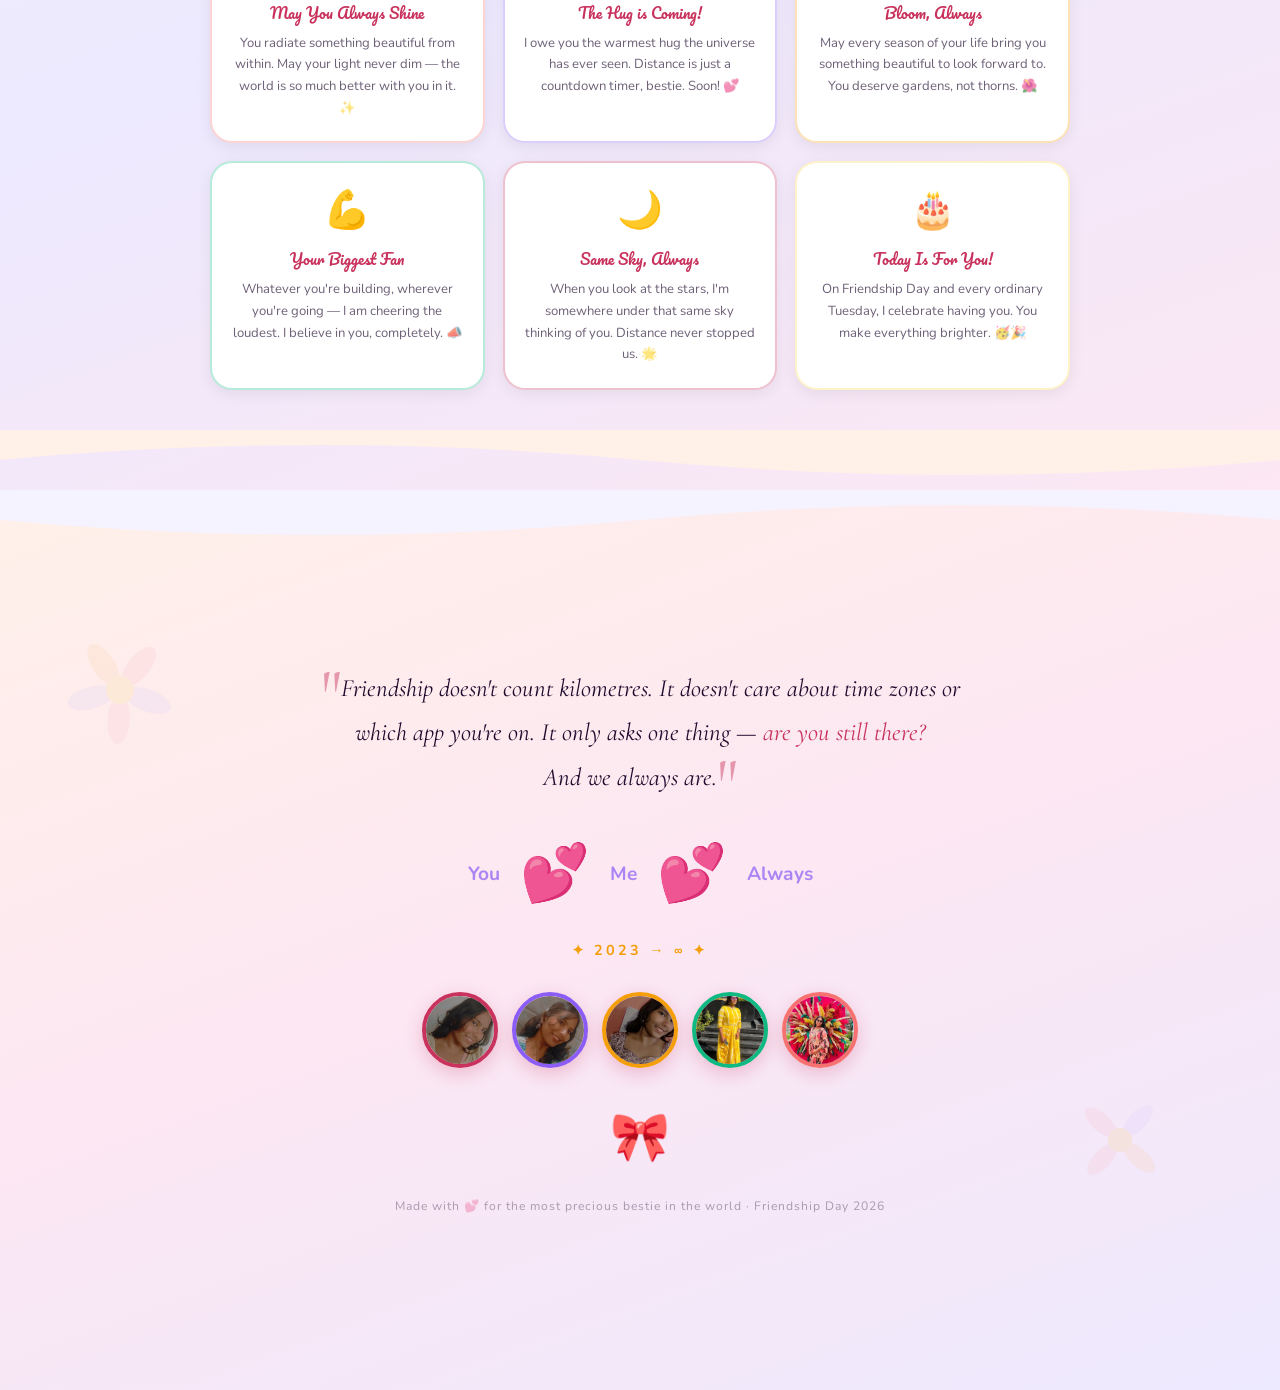
<file: friendship_day (3).html>
<!DOCTYPE html>
<html lang="en">

<head>
  <meta charset="UTF-8">
  <meta name="viewport" content="width=device-width, initial-scale=1.0">
  <title>Happy Friendship Day 💕</title>
  <link
    href="https://fonts.googleapis.com/css2?family=Cormorant+Garamond:ital,wght@0,600;0,700;1,400;1,700&family=Nunito:wght@300;400;600;700;800&family=Pacifico&display=swap"
    rel="stylesheet">
  <link rel="stylesheet" href="style.css">
</head>

<body>

  <!-- ── LOADING / TAP TO ENTER ──────────────── -->
  <div id="loading-screen" class="loading-screen">
    <div class="loading-content">
      <div class="heart-pulse">💕</div>
      <button id="enter-btn">Tap to Enter</button>
    </div>
  </div>
  <audio id="bg-music" src="aaa.mp3" loop preload="auto"></audio>

  <!-- ── PETAL RAIN ──────────────────────────── -->
  <div class="petal-box" id="pbox"></div>

  <!-- ── SIDE NAV ──────────────────────────── -->
  <nav class="side-nav" id="snav">
    <a data-t="Home" onclick="goTo(1)"></a>
    <a data-t="Story" onclick="goTo(2)"></a>
    <a data-t="Gallery" onclick="goTo(3)"></a>
    <a data-t="Letter" onclick="goTo(4)"></a>
    <a data-t="Wishes" onclick="goTo(5)"></a>
    <a data-t="Forever" onclick="goTo(6)"></a>
  </nav>

  <!-- ══════════════════════════════════════════
     PAGE 1 · HERO
══════════════════════════════════════════════ -->
  <section class="page" id="p1">
    <div class="blob b1"></div>
    <div class="blob b2"></div>
    <div class="blob b3"></div>

    <!-- Big decorative SVG floral background -->
    <svg class="hero-floral" viewBox="0 0 1440 900" preserveAspectRatio="xMidYMid slice">
      <!-- Blooming flower top-right -->
      <g transform="translate(1200,60) scale(1.4)" opacity=".5">
        <circle cx="0" cy="0" r="8" fill="#f9a8d4">
          <animateTransform attributeName="transform" type="rotate" values="0 0 0;360 0 0" dur="20s"
            repeatCount="indefinite" />
        </circle>
        <!-- petals -->
        <ellipse cx="0" cy="-28" rx="10" ry="22" fill="#fda4af" opacity=".7">
          <animateTransform attributeName="transform" type="rotate" values="0 0 0;360 0 0" dur="20s"
            repeatCount="indefinite" />
        </ellipse>
        <ellipse cx="0" cy="-28" rx="10" ry="22" fill="#fda4af" opacity=".7" transform="rotate(60 0 0)">
          <animateTransform attributeName="transform" type="rotate" values="60 0 0;420 0 0" dur="20s"
            repeatCount="indefinite" />
        </ellipse>
        <ellipse cx="0" cy="-28" rx="10" ry="22" fill="#fda4af" opacity=".7" transform="rotate(120 0 0)">
          <animateTransform attributeName="transform" type="rotate" values="120 0 0;480 0 0" dur="20s"
            repeatCount="indefinite" />
        </ellipse>
        <ellipse cx="0" cy="-28" rx="10" ry="22" fill="#c4b5fd" opacity=".7" transform="rotate(180 0 0)">
          <animateTransform attributeName="transform" type="rotate" values="180 0 0;540 0 0" dur="20s"
            repeatCount="indefinite" />
        </ellipse>
        <ellipse cx="0" cy="-28" rx="10" ry="22" fill="#c4b5fd" opacity=".7" transform="rotate(240 0 0)">
          <animateTransform attributeName="transform" type="rotate" values="240 0 0;600 0 0" dur="20s"
            repeatCount="indefinite" />
        </ellipse>
        <ellipse cx="0" cy="-28" rx="10" ry="22" fill="#c4b5fd" opacity=".7" transform="rotate(300 0 0)">
          <animateTransform attributeName="transform" type="rotate" values="300 0 0;660 0 0" dur="20s"
            repeatCount="indefinite" />
        </ellipse>
        <circle cx="0" cy="0" r="12" fill="#fbbf24" />
      </g>
      <!-- Flower bottom-left -->
      <g transform="translate(160,800) scale(1.2)" opacity=".45">
        <ellipse cx="0" cy="-24" rx="9" ry="19" fill="#f9a8d4" opacity=".8">
          <animateTransform attributeName="transform" type="rotate" values="0 0 0;-360 0 0" dur="18s"
            repeatCount="indefinite" />
        </ellipse>
        <ellipse cx="0" cy="-24" rx="9" ry="19" fill="#fda4af" opacity=".8" transform="rotate(72 0 0)">
          <animateTransform attributeName="transform" type="rotate" values="72 0 0;-288 0 0" dur="18s"
            repeatCount="indefinite" />
        </ellipse>
        <ellipse cx="0" cy="-24" rx="9" ry="19" fill="#c4b5fd" opacity=".8" transform="rotate(144 0 0)">
          <animateTransform attributeName="transform" type="rotate" values="144 0 0;-216 0 0" dur="18s"
            repeatCount="indefinite" />
        </ellipse>
        <ellipse cx="0" cy="-24" rx="9" ry="19" fill="#c4b5fd" opacity=".8" transform="rotate(216 0 0)">
          <animateTransform attributeName="transform" type="rotate" values="216 0 0;-144 0 0" dur="18s"
            repeatCount="indefinite" />
        </ellipse>
        <ellipse cx="0" cy="-24" rx="9" ry="19" fill="#fda4af" opacity=".8" transform="rotate(288 0 0)">
          <animateTransform attributeName="transform" type="rotate" values="288 0 0;-72 0 0" dur="18s"
            repeatCount="indefinite" />
        </ellipse>
        <circle cx="0" cy="0" r="11" fill="#fbbf24" />
      </g>
      <!-- Small flower mid-right -->
      <g transform="translate(1350,500) scale(.8)" opacity=".4">
        <ellipse cx="0" cy="-18" rx="7" ry="15" fill="#fdba74" opacity=".8">
          <animateTransform attributeName="transform" type="rotate" values="0 0 0;360 0 0" dur="15s"
            repeatCount="indefinite" />
        </ellipse>
        <ellipse cx="0" cy="-18" rx="7" ry="15" fill="#fdba74" opacity=".8" transform="rotate(90 0 0)">
          <animateTransform attributeName="transform" type="rotate" values="90 0 0;450 0 0" dur="15s"
            repeatCount="indefinite" />
        </ellipse>
        <ellipse cx="0" cy="-18" rx="7" ry="15" fill="#fda4af" opacity=".8" transform="rotate(180 0 0)">
          <animateTransform attributeName="transform" type="rotate" values="180 0 0;540 0 0" dur="15s"
            repeatCount="indefinite" />
        </ellipse>
        <ellipse cx="0" cy="-18" rx="7" ry="15" fill="#fda4af" opacity=".8" transform="rotate(270 0 0)">
          <animateTransform attributeName="transform" type="rotate" values="270 0 0;630 0 0" dur="15s"
            repeatCount="indefinite" />
        </ellipse>
        <circle cx="0" cy="0" r="9" fill="#fde047" />
      </g>
      <!-- Vine lines -->
      <path d="M0 900 Q200 750 150 600 Q100 450 280 350 Q400 280 350 120" fill="none" stroke="rgba(134,239,172,.5)"
        stroke-width="2.5">
        <animate attributeName="stroke-dashoffset" from="1000" to="0" dur="8s" repeatCount="indefinite" />
        <animate attributeName="stroke-dasharray" values="20 980;20 980" dur="8s" repeatCount="indefinite" />
      </path>
      <path d="M1440 0 Q1200 200 1300 400 Q1400 600 1200 800 Q1050 900 1100 850" fill="none"
        stroke="rgba(134,239,172,.4)" stroke-width="2">
        <animate attributeName="stroke-dashoffset" from="1000" to="0" dur="10s" repeatCount="indefinite" begin="2s" />
        <animate attributeName="stroke-dasharray" values="15 985;15 985" dur="10s" repeatCount="indefinite"
          begin="2s" />
      </path>
    </svg>

    <!-- Hero Content -->
    <div class="hero-inner">
      <div class="hero-eyebrow">🌸 Friendship Day 2026 🌸</div>
      <h1 class="hero-h1">
        <em>Best Friends</em><br>
        <span style="color:var(--ink);font-size:.75em;">forever &amp; always</span>
      </h1>
      <p class="hero-tagline">
        To my irreplaceable bestie — who found me somewhere in the internet and made my whole world brighter. You're the
        reason I believe in magic. 💕
      </p>
      <div class="hero-journey">
        <span class="hj-chip">📱 Telegram</span>
        <span class="hj-arrow">⟶</span>
        <span class="hj-chip">👻 Snapchat</span>
        <span class="hj-arrow">⟶</span>
        <span class="hj-chip">📸 Instagram</span>
        <span class="hj-arrow">⟶</span>
        <span class="hj-chip"
          style="background:linear-gradient(135deg,#fce7f3,#ede9fe);border-color:rgba(200,50,92,.2)">♾️ Forever</span>
      </div>
      <p class="hero-since">✦ Since 2023 · Still Going Strong ✦</p>
    </div>

    <div class="scroll-cue">scroll</div>

    <!-- Wave bottom -->
    <div class="wave-bot">
      <svg viewBox="0 0 1440 60" preserveAspectRatio="none">
        <path d="M0 30 Q360 0 720 30 Q1080 60 1440 30 L1440 60 L0 60Z" fill="#fffbf0" />
      </svg>
    </div>
  </section>

  <!-- ══════════════════════════════════════════
     PAGE 2 · OUR STORY
══════════════════════════════════════════════ -->
  <section class="page" id="p2">
    <div class="wave-top">
      <svg viewBox="0 0 1440 60" preserveAspectRatio="none">
        <path d="M0 30 Q360 60 720 30 Q1080 0 1440 30 L1440 0 L0 0Z" fill="#ffe4ef" />
      </svg>
    </div>
    <div style="padding:90px 24px 100px;display:flex;flex-direction:column;align-items:center;">
      <p class="sec-sub reveal">✦ How it all began ✦</p>
      <h2 class="sec-title reveal" style="margin-top:-8px">Our Beautiful Journey</h2>

      <div class="story-cards reveal">
        <!-- Telegram -->
        <div class="story-card sc-tg">
          <span class="sc-icon">📱</span>
          <div class="sc-year">2023 · The Beginning</div>
          <div class="sc-title">Telegram 💙</div>
          <p class="sc-body">One "Hi" changed everything. Strangers one second, kindred spirits the next. We talked for
            hours without running out of words — because we were meant to find each other. 🌱</p>
        </div>
        <!-- Snapchat -->
        <div class="story-card sc-snap">
          <span class="sc-icon">👻</span>
          <div class="sc-year">2023 · Getting Closer</div>
          <div class="sc-title">Snapchat 💛</div>
          <p class="sc-body">Streaks, selfies, silly faces — we became part of each other's everyday life. Every snap
            felt like a little hello from someone who genuinely cared. 📸</p>
        </div>
        <!-- Instagram -->
        <div class="story-card sc-ig">
          <span class="sc-icon">📸</span>
          <div class="sc-year">2023 → Now · Still Going!</div>
          <div class="sc-title">Instagram 🌈</div>
          <p class="sc-body">DMs, reels, hearts on every post — Instagram became our home. You're the first one I share
            things with, and the last one I tell goodnight. 💜</p>
        </div>
        <!-- Forever -->
        <div class="story-card sc-fv">
          <span class="sc-icon">♾️</span>
          <div class="sc-year">Forever · The Best Part</div>
          <div class="sc-title">Until We Meet 🤗</div>
          <p class="sc-body">We haven't met yet — but the hug that's coming will be worth every kilometer. Real
            friendship waits. Ours will only get stronger. 🥹💕</p>
        </div>
      </div>
    </div>
    <div class="wave-bot">
      <svg viewBox="0 0 1440 60" preserveAspectRatio="none">
        <path d="M0 30 Q360 0 720 30 Q1080 60 1440 30 L1440 60 L0 60Z" fill="#f0fdf4" />
      </svg>
    </div>
  </section>

  <!-- ══════════════════════════════════════════
     PAGE 3 · GALLERY
══════════════════════════════════════════════ -->
  <section class="page" id="p3">
    <div class="wave-top">
      <svg viewBox="0 0 1440 60" preserveAspectRatio="none">
        <path d="M0 30 Q360 60 720 30 Q1080 0 1440 30 L1440 0 L0 0Z" fill="#fff3e0" />
      </svg>
    </div>
    <div style="padding:90px 24px 100px;display:flex;flex-direction:column;align-items:center;">
      <p class="sec-sub reveal">✦ Every photo tells a story ✦</p>
      <h2 class="sec-title reveal" style="margin-top:-8px">Her Gallery 🌸</h2>

      <div class="gallery reveal">
        <div class="pc"><img src="img (1).jpg" alt="Bestie 1">
          <div class="pc-lbl">Sweet & Glowing ✨</div>
        </div>
        <div class="pc"><img src="img (2).jpg" alt="Bestie 2">
          <div class="pc-lbl">Red Queen 🔴👑</div>
        </div>
        <div class="pc"><img src="img (3).jpg" alt="Bestie 3">
          <div class="pc-lbl">Teal Goddess 💙</div>
        </div>
        <div class="pc"><img src="img (4).jpg" alt="Bestie 4">
          <div class="pc-lbl">Festival Beauty 🧡</div>
        </div>
        <div class="pc"><img src="img (5).jpg" alt="Bestie 5">
          <div class="pc-lbl">VIBES ♥ Forever</div>
        </div>
        <div class="pc"><img src="img (6).jpg" alt="Bestie 6">
          <div class="pc-lbl">Starlight Moment 🌟</div>
        </div>
        <div class="pc"><img src="img.png" alt="Bestie 7">
          <div class="pc-lbl">Yellow Sunshine 💛</div>
        </div>
        <div class="pc"><img src="img2.png" alt="Bestie 8">
          <div class="pc-lbl">Colourful Soul 🌺</div>
        </div>
      </div>
    </div>
    <div class="wave-bot">
      <svg viewBox="0 0 1440 60" preserveAspectRatio="none">
        <path d="M0 30 Q360 0 720 30 Q1080 60 1440 30 L1440 60 L0 60Z" fill="#fffbf0" />
      </svg>
    </div>
  </section>

  <!-- ══════════════════════════════════════════
     PAGE 4 · LETTER
══════════════════════════════════════════════ -->
  <section class="page" id="p4">
    <div class="wave-top">
      <svg viewBox="0 0 1440 60" preserveAspectRatio="none">
        <path d="M0 30 Q360 60 720 30 Q1080 0 1440 30 L1440 0 L0 0Z" fill="#ecfdf5" />
      </svg>
    </div>
    <div style="padding:90px 24px 100px;display:flex;flex-direction:column;align-items:center;">
      <p class="sec-sub reveal">✦ Written from the heart ✦</p>
      <h2 class="sec-title reveal" style="margin-top:-8px">A Letter For You 💌</h2>

      <div class="letter-wrap reveal">
        <div class="ltr">
          <div class="ltr-blob1"></div>
          <div class="ltr-blob2"></div>
          <span class="ltr-corner tl">🌸</span>
          <span class="ltr-corner tr">🌸</span>
          <span class="ltr-corner bl">🌿</span>
          <span class="ltr-corner br">🌿</span>
          <div class="ltr-date">Friendship Day · August 1, 2026</div>
          <div class="ltr-rule"></div>
          <div class="ltr-greet">My Dearest Bestie 💕</div>
          <div class="ltr-body">
            <p>I still think about that first message on Telegram in 2023 — just a simple "Hi." I had no idea it would
              grow into <span class="hl">one of the most genuine, joyful friendships of my life.</span> From Telegram to
              Snapchat to Instagram, we followed each other everywhere not because we had to, but because neither of us
              wanted to let this go.</p>
            <p>Even without ever meeting in person, you feel closer to me than most people I see every day. You're the
              first one I think of when something good happens. You're the one I turn to when something's hard. You make
              ordinary days feel worth sharing. That's the rarest kind of friendship, and I don't take a single moment
              of it for granted.</p>
            <p>I love your laughter through the screen. I love how bold and beautiful you are in every photo. I love how
              real and kind you are, and how you've never once made me feel judged. <span class="hl">You are my safe
                place, my go-to, my person.</span></p>
            <p>I think about our first real hug constantly — how we'll probably cry and laugh at the same time and not
              even know how to handle it. That day is coming. And when it does, it will be everything. Until then, know
              that every day, across all this distance, I am so incredibly grateful for you.</p>
            <p><span class="hl">Happy Friendship Day, love. Here's to us — to everything we've been, and all the magic
                still ahead. 🥹✨</span></p>
          </div>
          <div class="ltr-rule"></div>
          <div class="ltr-sig">
            <div class="wl">With all my love, always &amp; forever,</div>
            <div class="sn">Ravi💕</div>
          </div>
        </div>
        <div class="seal-row">
          <div class="seal">💌</div>
        </div>
      </div>
    </div>
    <div class="wave-bot">
      <svg viewBox="0 0 1440 60" preserveAspectRatio="none">
        <path d="M0 30 Q360 0 720 30 Q1080 60 1440 30 L1440 60 L0 60Z" fill="#f5f3ff" />
      </svg>
    </div>
  </section>

  <!-- ══════════════════════════════════════════
     PAGE 5 · TEDDY + WISHES
══════════════════════════════════════════════ -->
  <section class="page" id="p5">
    <div class="wave-top">
      <svg viewBox="0 0 1440 60" preserveAspectRatio="none">
        <path d="M0 30 Q360 60 720 30 Q1080 0 1440 30 L1440 0 L0 0Z" fill="#fff0e8" />
      </svg>
    </div>
    <div style="padding:90px 24px 100px;display:flex;flex-direction:column;align-items:center;">
      <p class="sec-sub reveal">✦ Kuchu Puchu wishes just for you ✦</p>
      <h2 class="sec-title reveal" style="margin-top:-8px">Teddy Loves You 🧸</h2>

      <!-- ANIMATED TEDDY BEAR -->
      <div class="teddy-stage">
        <div class="ring ring1"></div>
        <div class="ring ring2"></div>
        <span class="fi fi1">✨</span>
        <span class="fi fi2">💕</span>
        <span class="fi fi3">⭐</span>
        <span class="fi fi4">🌟</span>
        <span class="fi fi5">🌸</span>

        <div class="t-wrap">
          <svg width="190" height="215" viewBox="0 0 190 215" xmlns="http://www.w3.org/2000/svg">
            <!-- ears -->
            <g>
              <animateTransform attributeName="transform" type="rotate" values="-6 50 55;6 50 55;-6 50 55" dur="2.2s"
                repeatCount="indefinite" />
              <circle cx="50" cy="55" r="24" fill="#c084fc" />
              <circle cx="50" cy="55" r="14" fill="#e9d5ff" />
            </g>
            <g>
              <animateTransform attributeName="transform" type="rotate" values="6 140 55;-6 140 55;6 140 55" dur="2.2s"
                repeatCount="indefinite" />
              <circle cx="140" cy="55" r="24" fill="#c084fc" />
              <circle cx="140" cy="55" r="14" fill="#e9d5ff" />
            </g>
            <!-- body -->
            <ellipse cx="95" cy="155" rx="52" ry="56" fill="#a855f7" />
            <ellipse cx="95" cy="162" rx="33" ry="40" fill="#d8b4fe" />
            <!-- head -->
            <circle cx="95" cy="84" r="52" fill="#a855f7" />
            <ellipse cx="95" cy="100" rx="28" ry="19" fill="#d8b4fe" />
            <!-- eyes blink -->
            <ellipse cx="77" cy="75" rx="9" ry="9" fill="#2d1b3d">
              <animate attributeName="ry" values="9;1;9;9;9;9" keyTimes="0;.2;.25;.5;.75;1" dur="4.5s"
                repeatCount="indefinite" />
            </ellipse>
            <ellipse cx="80" cy="72" rx="3" ry="3" fill="white">
              <animate attributeName="ry" values="3;0;3;3;3;3" keyTimes="0;.2;.25;.5;.75;1" dur="4.5s"
                repeatCount="indefinite" />
            </ellipse>
            <ellipse cx="113" cy="75" rx="9" ry="9" fill="#2d1b3d">
              <animate attributeName="ry" values="9;1;9;9;9;9" keyTimes="0;.2;.25;.5;.75;1" dur="4.5s"
                repeatCount="indefinite" />
            </ellipse>
            <ellipse cx="116" cy="72" rx="3" ry="3" fill="white">
              <animate attributeName="ry" values="3;0;3;3;3;3" keyTimes="0;.2;.25;.5;.75;1" dur="4.5s"
                repeatCount="indefinite" />
            </ellipse>
            <!-- nose -->
            <ellipse cx="95" cy="96" rx="7.5" ry="5.5" fill="#6d28d9" />
            <!-- smile -->
            <path d="M84 109 Q95 122 106 109" fill="none" stroke="#6d28d9" stroke-width="2.5" stroke-linecap="round">
              <animate attributeName="d"
                values="M84 109 Q95 122 106 109;M84 111 Q95 124 106 111;M84 109 Q95 122 106 109" dur="3s"
                repeatCount="indefinite" />
            </path>
            <!-- cheeks -->
            <circle cx="70" cy="105" r="12" fill="#f9a8d4" opacity=".5" />
            <circle cx="120" cy="105" r="12" fill="#f9a8d4" opacity=".5" />
            <!-- arms wave -->
            <ellipse cx="46" cy="142" rx="17" ry="30" fill="#a855f7" transform="rotate(-22 46 142)">
              <animateTransform attributeName="transform" type="rotate" values="-30 46 142;-10 46 142;-30 46 142"
                dur="1.8s" repeatCount="indefinite" additive="replace" />
            </ellipse>
            <ellipse cx="144" cy="142" rx="17" ry="30" fill="#a855f7" transform="rotate(22 144 142)">
              <animateTransform attributeName="transform" type="rotate" values="30 144 142;10 144 142;30 144 142"
                dur="1.8s" repeatCount="indefinite" additive="replace" />
            </ellipse>
            <!-- legs -->
            <ellipse cx="74" cy="203" rx="21" ry="18" fill="#a855f7" />
            <ellipse cx="116" cy="203" rx="21" ry="18" fill="#a855f7" />
            <ellipse cx="74" cy="208" rx="14" ry="10" fill="#d8b4fe" />
            <ellipse cx="116" cy="208" rx="14" ry="10" fill="#d8b4fe" />
            <!-- pulsing heart -->
            <g>
              <path
                d="M88 152 C88 147,95 145,95 152 C95 145,102 147,102 152 C102 160,95 168,95 168 C95 168,88 160,88 152Z"
                fill="#f43f5e">
                <animate attributeName="transform" attributeType="XML" type="scale" values="1;1.3;1" dur="1.1s"
                  repeatCount="indefinite" additive="sum" />
                <animateTransform attributeName="transform" type="translate" values="-95 -158;-95 -158" dur="1.1s"
                  repeatCount="indefinite" additive="sum" />
              </path>
            </g>
            <!-- bow tie -->
            <path d="M84 128 L95 134 L106 128 L95 122Z" fill="#f43f5e" />
            <circle cx="95" cy="128" r="5" fill="#be123c" />
          </svg>
        </div>
      </div>

      <!-- WISH CARDS -->
      <div class="w-grid">
        <div class="wc reveal"><span class="wi">🌟</span>
          <div class="wt">May You Always Shine</div>
          <p class="wb">You radiate something beautiful from within. May your light never dim — the world is so much
            better with you in it. ✨</p>
        </div>
        <div class="wc reveal"><span class="wi">🤗</span>
          <div class="wt">The Hug is Coming!</div>
          <p class="wb">I owe you the warmest hug the universe has ever seen. Distance is just a countdown timer,
            bestie. Soon! 💕</p>
        </div>
        <div class="wc reveal"><span class="wi">🌸</span>
          <div class="wt">Bloom, Always</div>
          <p class="wb">May every season of your life bring you something beautiful to look forward to. You deserve
            gardens, not thorns. 🌺</p>
        </div>
        <div class="wc reveal"><span class="wi">💪</span>
          <div class="wt">Your Biggest Fan</div>
          <p class="wb">Whatever you're building, wherever you're going — I am cheering the loudest. I believe in you,
            completely. 📣</p>
        </div>
        <div class="wc reveal"><span class="wi">🌙</span>
          <div class="wt">Same Sky, Always</div>
          <p class="wb">When you look at the stars, I'm somewhere under that same sky thinking of you. Distance never
            stopped us. 🌟</p>
        </div>
        <div class="wc reveal"><span class="wi">🎂</span>
          <div class="wt">Today Is For You!</div>
          <p class="wb">On Friendship Day and every ordinary Tuesday, I celebrate having you. You make everything
            brighter. 🥳🎉</p>
        </div>
      </div>
    </div>
    <div class="wave-bot">
      <svg viewBox="0 0 1440 60" preserveAspectRatio="none">
        <path d="M0 30 Q360 0 720 30 Q1080 60 1440 30 L1440 60 L0 60Z" fill="#fff0e8" />
      </svg>
    </div>
  </section>

  <!-- ══════════════════════════════════════════
     PAGE 6 · FINALE
══════════════════════════════════════════════ -->
  <section class="page" id="p6">
    <div class="wave-top">
      <svg viewBox="0 0 1440 60" preserveAspectRatio="none">
        <path d="M0 30 Q360 60 720 30 Q1080 0 1440 30 L1440 0 L0 0Z" fill="#f5f3ff" />
      </svg>
    </div>
    <!-- floral bg -->
    <svg class="floral-bg" viewBox="0 0 1440 900" preserveAspectRatio="xMidYMid slice">
      <g transform="translate(200,200)">
        <ellipse cx="0" cy="-30" rx="11" ry="24" fill="#fda4af">
          <animateTransform attributeName="transform" type="rotate" values="0 0 0;360 0 0" dur="22s"
            repeatCount="indefinite" />
        </ellipse>
        <ellipse cx="0" cy="-30" rx="11" ry="24" fill="#c4b5fd" transform="rotate(72 0 0)">
          <animateTransform attributeName="transform" type="rotate" values="72 0 0;432 0 0" dur="22s"
            repeatCount="indefinite" />
        </ellipse>
        <ellipse cx="0" cy="-30" rx="11" ry="24" fill="#fda4af" transform="rotate(144 0 0)">
          <animateTransform attributeName="transform" type="rotate" values="144 0 0;504 0 0" dur="22s"
            repeatCount="indefinite" />
        </ellipse>
        <ellipse cx="0" cy="-30" rx="11" ry="24" fill="#c4b5fd" transform="rotate(216 0 0)">
          <animateTransform attributeName="transform" type="rotate" values="216 0 0;576 0 0" dur="22s"
            repeatCount="indefinite" />
        </ellipse>
        <ellipse cx="0" cy="-30" rx="11" ry="24" fill="#fdba74" transform="rotate(288 0 0)">
          <animateTransform attributeName="transform" type="rotate" values="288 0 0;648 0 0" dur="22s"
            repeatCount="indefinite" />
        </ellipse>
        <circle cx="0" cy="0" r="14" fill="#fcd34d" />
      </g>
      <g transform="translate(1200,650)">
        <ellipse cx="0" cy="-26" rx="9" ry="20" fill="#fda4af">
          <animateTransform attributeName="transform" type="rotate" values="0 0 0;-360 0 0" dur="18s"
            repeatCount="indefinite" />
        </ellipse>
        <ellipse cx="0" cy="-26" rx="9" ry="20" fill="#c4b5fd" transform="rotate(90 0 0)">
          <animateTransform attributeName="transform" type="rotate" values="90 0 0;-270 0 0" dur="18s"
            repeatCount="indefinite" />
        </ellipse>
        <ellipse cx="0" cy="-26" rx="9" ry="20" fill="#fdba74" transform="rotate(180 0 0)">
          <animateTransform attributeName="transform" type="rotate" values="180 0 0;-180 0 0" dur="18s"
            repeatCount="indefinite" />
        </ellipse>
        <ellipse cx="0" cy="-26" rx="9" ry="20" fill="#fda4af" transform="rotate(270 0 0)">
          <animateTransform attributeName="transform" type="rotate" values="270 0 0;-90 0 0" dur="18s"
            repeatCount="indefinite" />
        </ellipse>
        <circle cx="0" cy="0" r="12" fill="#fbbf24" />
      </g>
    </svg>

    <div class="finale-inner">
      <div class="fq reveal">
        <span class="qq">"</span>Friendship doesn't count kilometres. It doesn't care about time zones or which app
        you're on. It only asks one thing —
        <em style="color:var(--rose)">are you still there?</em><br>And we always are.<span class="qq">"</span>
      </div>

      <div class="heart-row reveal">
        <span style="opacity:.7">You</span>
        <span class="big-heart">💕</span>
        <span style="opacity:.7">Me</span>
        <span class="big-heart">💕</span>
        <span style="opacity:.7">Always</span>
      </div>

      <p class="since reveal">✦ 2023 → ∞ ✦</p>

      <div class="pstrip reveal">
        <div class="psi"><img src="img (1).jpg" alt=""></div>
        <div class="psi"><img src="img (3).jpg" alt=""></div>
        <div class="psi"><img src="img (5).jpg" alt=""></div>
        <div class="psi"><img src="img.png" alt=""></div>
        <div class="psi"><img src="img2.png" alt=""></div>
      </div>

      <div class="bow">🎀</div>
      <p class="fin-footer">Made with 💕 for the most precious bestie in the world · Friendship Day 2026</p>
    </div>
  </section>

  <!-- ══════════════════════════════════════════
     JAVASCRIPT
══════════════════════════════════════════════ -->
  <script src="script.js"></script>
</body>

</html>
</file>
<file: style.css>
/* ══════════════════════════════════════════════════════
   ROOT & RESET
══════════════════════════════════════════════════════ */
*,
*::before,
*::after {
  margin: 0;
  padding: 0;
  box-sizing: border-box
}

:root {
  --rose: #c8325c;
  --blush: #f4a7bd;
  --coral: #f87171;
  --amber: #f59e0b;
  --gold: #fcd34d;
  --violet: #8b5cf6;
  --lavender: #d8b4fe;
  --mint: #10b981;
  --mint-lt: #a7f3d0;
  --cream: #fef8f3;
  --ivory: #fffbf0;
  --ink: #1e0b2e;
  --ink-lt: #4b2464;
  --white: #ffffff;
}

html {
  scroll-behavior: smooth;
  scroll-snap-type: y mandatory
}

body {
  font-family: 'Nunito', sans-serif;
  background: var(--cream);
  color: var(--ink);
  overflow-x: hidden
}

::-webkit-scrollbar {
  width: 5px
}

::-webkit-scrollbar-thumb {
  background: var(--blush);
  border-radius: 3px
}

/* ══════════════════════════════════════════════════════
   FALLING PETALS
══════════════════════════════════════════════════════ */
.petal-box {
  position: fixed;
  top: 0;
  left: 0;
  width: 100%;
  pointer-events: none;
  z-index: 9999;
  overflow: visible
}

.pt {
  position: absolute;
  top: -30px;
  animation: petalFall linear infinite;
  opacity: 0
}

@keyframes petalFall {
  0% {
    transform: translateY(0) rotate(0deg) scale(.6);
    opacity: 0
  }

  8% {
    opacity: .85
  }

  90% {
    opacity: .7
  }

  100% {
    transform: translateY(102vh) rotate(360deg) scale(1);
    opacity: 0
  }
}

/* ══════════════════════════════════════════════════════
   NAV DOTS (right side)
══════════════════════════════════════════════════════ */
.side-nav {
  position: fixed;
  right: 20px;
  top: 50%;
  transform: translateY(-50%);
  z-index: 1000;
  display: flex;
  flex-direction: column;
  gap: 13px;
}

.side-nav a {
  width: 12px;
  height: 12px;
  border-radius: 50%;
  border: 2.5px solid rgba(200, 50, 92, .35);
  background: transparent;
  cursor: pointer;
  transition: .3s;
  display: block;
  position: relative;
}

.side-nav a.on {
  background: var(--rose);
  border-color: var(--rose);
  box-shadow: 0 0 10px rgba(200, 50, 92, .5)
}

.side-nav a:hover {
  border-color: var(--rose)
}

.side-nav a::before {
  content: attr(data-t);
  position: absolute;
  right: 20px;
  top: 50%;
  transform: translateY(-50%);
  background: var(--rose);
  color: #fff;
  font-size: .65rem;
  padding: 3px 8px;
  border-radius: 20px;
  white-space: nowrap;
  opacity: 0;
  pointer-events: none;
  transition: .2s;
  font-family: 'Nunito', sans-serif;
  font-weight: 700;
}

.side-nav a:hover::before {
  opacity: 1
}

/* ══════════════════════════════════════════════════════
   SHARED
══════════════════════════════════════════════════════ */
.page {
  min-height: 100vh;
  width: 100%;
  position: relative;
  overflow: hidden;
  scroll-snap-align: start
}

.sec-title {
  font-family: 'Cormorant Garamond', serif;
  font-size: clamp(2rem, 5vw, 3.2rem);
  font-style: italic;
  font-weight: 700;
  text-align: center;
  color: var(--rose);
  margin-bottom: 12px;
  position: relative;
}

.sec-sub {
  text-align: center;
  font-size: .85rem;
  letter-spacing: 3px;
  text-transform: uppercase;
  color: var(--violet);
  font-weight: 700;
  margin-bottom: 48px;
}

.reveal {
  opacity: 0;
  transform: translateY(28px);
  transition: opacity .65s ease, transform .65s ease
}

.reveal.on {
  opacity: 1;
  transform: none
}

/* wavy divider between pages */
.wave-top {
  position: absolute;
  top: 0;
  left: 0;
  right: 0;
  overflow: hidden;
  line-height: 0
}

.wave-top svg {
  display: block;
  width: 100%;
  height: 60px
}

.wave-bot {
  position: absolute;
  bottom: 0;
  left: 0;
  right: 0;
  overflow: hidden;
  line-height: 0;
  transform: rotate(180deg)
}

.wave-bot svg {
  display: block;
  width: 100%;
  height: 60px
}

/* ══════════════════════════════════════════════════════
   PAGE 1 · HERO — warm sunrise gradient
══════════════════════════════════════════════════════ */
#p1 {
  background: linear-gradient(160deg, #fff0e8 0%, #ffe4ef 40%, #ede0ff 100%);
  display: flex;
  align-items: center;
  justify-content: center;
  flex-direction: column;
  text-align: center;
}

/* big decorative floral bg */
.hero-floral {
  position: absolute;
  inset: 0;
  width: 100%;
  height: 100%;
  pointer-events: none;
  opacity: .18;
}

/* circle deco blobs */
.blob {
  position: absolute;
  border-radius: 50%;
  filter: blur(70px);
  pointer-events: none;
  animation: blobDrift ease-in-out infinite alternate
}

@keyframes blobDrift {
  0% {
    transform: translate(0, 0) scale(1)
  }

  100% {
    transform: translate(18px, -22px) scale(1.15)
  }
}

.b1 {
  width: 500px;
  height: 400px;
  background: radial-gradient(ellipse, rgba(248, 113, 113, .45), transparent 70%);
  top: -120px;
  left: -80px;
  animation-duration: 7s
}

.b2 {
  width: 450px;
  height: 350px;
  background: radial-gradient(ellipse, rgba(192, 132, 252, .4), transparent 70%);
  bottom: -100px;
  right: -60px;
  animation-duration: 9s;
  animation-delay: 2s
}

.b3 {
  width: 350px;
  height: 280px;
  background: radial-gradient(ellipse, rgba(245, 158, 11, .35), transparent 70%);
  top: 30%;
  left: 60%;
  animation-duration: 8s;
  animation-delay: 4s
}

/* hero content */
.hero-inner {
  position: relative;
  z-index: 5;
  padding: 0 24px;
  max-width: 900px
}

.hero-eyebrow {
  display: inline-flex;
  align-items: center;
  gap: 10px;
  font-size: .78rem;
  letter-spacing: 4px;
  text-transform: uppercase;
  font-weight: 800;
  color: var(--rose);
  background: rgba(200, 50, 92, .1);
  padding: 8px 22px;
  border-radius: 30px;
  border: 1.5px solid rgba(200, 50, 92, .2);
  margin-bottom: 26px;
  animation: fadeUp .8s ease both;
}

.hero-h1 {
  font-family: 'Cormorant Garamond', serif;
  font-size: clamp(3.8rem, 10vw, 7.5rem);
  font-weight: 700;
  line-height: 1.02;
  animation: fadeUp .9s ease .2s both;
}

.hero-h1 em {
  font-style: italic;
  background: linear-gradient(135deg, var(--rose), var(--violet), var(--coral));
  background-size: 200%;
  -webkit-background-clip: text;
  -webkit-text-fill-color: transparent;
  background-clip: text;
  animation: gradShift 5s ease infinite alternate;
}

@keyframes gradShift {
  0% {
    background-position: 0%
  }

  100% {
    background-position: 200%
  }
}

.hero-tagline {
  font-size: 1.15rem;
  color: var(--ink-lt);
  margin-top: 22px;
  line-height: 1.65;
  font-weight: 400;
  max-width: 520px;
  margin-left: auto;
  margin-right: auto;
  animation: fadeUp .9s ease .4s both;
}

.hero-journey {
  display: inline-flex;
  align-items: center;
  gap: 12px;
  margin-top: 26px;
  font-size: .82rem;
  font-weight: 700;
  letter-spacing: .05em;
  animation: fadeUp .9s ease .6s both;
}

.hj-chip {
  background: var(--white);
  border-radius: 20px;
  padding: 6px 14px;
  color: var(--ink);
  box-shadow: 0 3px 12px rgba(0, 0, 0, .1);
  border: 1.5px solid rgba(0, 0, 0, .06);
}

.hj-arrow {
  color: var(--rose);
  font-size: 1.1rem
}

/* badge */
.hero-since {
  margin-top: 18px;
  font-size: .78rem;
  letter-spacing: 2px;
  color: var(--violet);
  font-weight: 700;
  animation: fadeUp .9s ease .8s both;
}

@keyframes fadeUp {
  from {
    opacity: 0;
    transform: translateY(22px)
  }

  to {
    opacity: 1;
    transform: none
  }
}

/* scroll cue */
.scroll-cue {
  position: absolute;
  bottom: 28px;
  left: 50%;
  transform: translateX(-50%);
  display: flex;
  flex-direction: column;
  align-items: center;
  gap: 6px;
  color: var(--rose);
  opacity: .55;
  font-size: .7rem;
  letter-spacing: 2px;
  animation: cueBounce 2s ease infinite;
}

.scroll-cue::after {
  content: '';
  display: block;
  width: 1.5px;
  height: 38px;
  background: linear-gradient(var(--rose), transparent);
  margin-top: 4px;
}

@keyframes cueBounce {

  0%,
  100% {
    opacity: .4;
    transform: translateX(-50%) translateY(0)
  }

  50% {
    opacity: .7;
    transform: translateX(-50%) translateY(6px)
  }
}

/* ══════════════════════════════════════════════════════
   PAGE 2 · OUR STORY — soft yellow/gold
══════════════════════════════════════════════════════ */
#p2 {
  background: linear-gradient(160deg, #fffbf0 0%, #fff3e0 60%, #fce7f3 100%)
}

.story-cards {
  display: grid;
  grid-template-columns: repeat(2, 1fr);
  gap: 24px;
  max-width: 900px;
  width: 100%;
  margin: 0 auto;
}

@media(max-width:640px) {
  .story-cards {
    grid-template-columns: 1fr
  }
}

.story-card {
  border-radius: 24px;
  padding: 32px 28px;
  position: relative;
  overflow: hidden;
  transition: transform .4s cubic-bezier(.34, 1.56, .64, 1), box-shadow .4s ease;
  cursor: default;
}

.story-card:hover {
  transform: translateY(-10px) scale(1.02);
  box-shadow: 0 28px 55px rgba(0, 0, 0, .12)
}

.story-card::before {
  content: '';
  position: absolute;
  inset: 0;
  opacity: .07;
  background: inherit
}

.sc-tg {
  background: linear-gradient(135deg, #dbeafe, #bfdbfe);
  border: 2px solid #93c5fd
}

.sc-snap {
  background: linear-gradient(135deg, #fef9c3, #fef08a);
  border: 2px solid #fde047
}

.sc-ig {
  background: linear-gradient(135deg, #fce7f3, #f9a8d4);
  border: 2px solid #f472b6
}

.sc-fv {
  background: linear-gradient(135deg, #ede9fe, #ddd6fe);
  border: 2px solid #c4b5fd
}

.sc-icon {
  font-size: 2.8rem;
  margin-bottom: 14px;
  display: block;
  animation: iconPop 3s ease-in-out infinite
}

@keyframes iconPop {

  0%,
  100% {
    transform: scale(1) rotate(-3deg)
  }

  50% {
    transform: scale(1.15) rotate(3deg)
  }
}

.sc-year {
  font-size: .7rem;
  letter-spacing: 3px;
  font-weight: 800;
  margin-bottom: 6px;
  text-transform: uppercase
}

.sc-tg .sc-year {
  color: #1d4ed8
}

.sc-snap .sc-year {
  color: #854d0e
}

.sc-ig .sc-year {
  color: #be185d
}

.sc-fv .sc-year {
  color: #6d28d9
}

.sc-title {
  font-family: 'Pacifico', cursive;
  font-size: 1.35rem;
  margin-bottom: 10px;
  color: var(--ink)
}

.sc-body {
  font-size: .88rem;
  line-height: 1.75;
  color: rgba(30, 11, 46, .7)
}

/* connector arrow between cards (decorative) */
.conn {
  position: absolute;
  font-size: 1.8rem;
  color: rgba(200, 50, 92, .3);
  animation: connBlink 2s ease infinite;
}

@keyframes connBlink {

  0%,
  100% {
    opacity: .3
  }

  50% {
    opacity: .8
  }
}

/* ══════════════════════════════════════════════════════
   PAGE 3 · GALLERY — light mint
══════════════════════════════════════════════════════ */
#p3 {
  background: linear-gradient(160deg, #f0fdf4 0%, #ecfdf5 50%, #ffe4ef 100%)
}

.gallery {
  display: grid;
  grid-template-columns: repeat(4, 1fr);
  grid-template-rows: auto;
  gap: 16px;
  max-width: 1080px;
  width: 100%;
  margin: 0 auto;
}

@media(max-width:900px) {
  .gallery {
    grid-template-columns: repeat(2, 1fr)
  }
}

@media(max-width:480px) {
  .gallery {
    grid-template-columns: repeat(1, 1fr)
  }
}

.pc {
  position: relative;
  border-radius: 50% 48% 52% 48% / 48% 52% 48% 52%;
  overflow: hidden;
  aspect-ratio: 1/1;
  cursor: pointer;
  box-shadow: 0 8px 28px rgba(0, 0, 0, .12);
  transition: transform .4s cubic-bezier(.34, 1.56, .64, 1), box-shadow .4s ease, border-radius .4s ease;
  border: 4px solid white;
}

.pc:hover {
  transform: scale(1.08);
  border-radius: 30%;
  box-shadow: 0 22px 50px rgba(200, 50, 92, .3);
}

.pc:nth-child(2) {
  border-radius: 52% 48% 50% 50%/50% 50% 52% 48%;
  border-color: var(--blush)
}

.pc:nth-child(3) {
  border-radius: 48% 52% 48% 52%/52% 48% 50% 50%;
  border-color: var(--lavender)
}

.pc:nth-child(4) {
  border-radius: 50% 50% 52% 48%/48% 52% 50% 50%;
  border-color: var(--mint-lt)
}

.pc:nth-child(5) {
  border-radius: 52% 48% 50% 52%/50% 52% 48% 50%;
  border-color: var(--gold)
}

.pc:nth-child(6) {
  border-radius: 48% 52% 52% 48%/52% 48% 52% 48%;
  border-color: var(--blush)
}

.pc:nth-child(7) {
  border-radius: 50% 48% 52% 50%/48% 52% 50% 52%;
  border-color: var(--lavender)
}

.pc:nth-child(8) {
  border-radius: 52% 50% 48% 52%/50% 48% 52% 50%;
  border-color: var(--mint-lt)
}

.pc img {
  width: 100%;
  height: 100%;
  object-fit: cover;
  transition: transform .4s ease
}

.pc:hover img {
  transform: scale(1.12)
}

.pc-lbl {
  position: absolute;
  inset: 0;
  background: rgba(200, 50, 92, .75);
  display: flex;
  align-items: center;
  justify-content: center;
  font-family: 'Pacifico', cursive;
  font-size: .85rem;
  color: #fff;
  text-align: center;
  padding: 12px;
  opacity: 0;
  transition: opacity .3s;
}

.pc:hover .pc-lbl {
  opacity: 1
}

/* ══════════════════════════════════════════════════════
   PAGE 4 · LETTER — warm ivory
══════════════════════════════════════════════════════ */
#p4 {
  background: linear-gradient(160deg, #fffbf0 0%, #fff0e8 60%, #fce7f3 100%)
}

.letter-wrap {
  max-width: 700px;
  width: 100%;
  position: relative;
  animation: letterRise .9s ease both
}

@keyframes letterRise {
  from {
    opacity: 0;
    transform: perspective(500px) rotateX(10deg) translateY(30px)
  }

  to {
    opacity: 1;
    transform: none
  }
}

.ltr {
  background: var(--ivory);
  border-radius: 4px 4px 8px 8px;
  padding: 56px 64px 50px;
  position: relative;
  box-shadow: 0 30px 65px rgba(0, 0, 0, .13), 0 2px 4px rgba(200, 50, 92, .06);
  font-family: 'Cormorant Garamond', serif;
  overflow: hidden;
}

@media(max-width:600px) {
  .ltr {
    padding: 36px 28px
  }
}

/* watercolor blobs inside letter */
.ltr-blob1 {
  position: absolute;
  top: -60px;
  right: -60px;
  width: 200px;
  height: 200px;
  background: radial-gradient(ellipse, rgba(248, 113, 113, .12), transparent);
  border-radius: 50%;
  pointer-events: none
}

.ltr-blob2 {
  position: absolute;
  bottom: -40px;
  left: -40px;
  width: 180px;
  height: 180px;
  background: radial-gradient(ellipse, rgba(192, 132, 252, .1), transparent);
  border-radius: 50%;
  pointer-events: none
}

/* floral corner decorations using SVG text */
.ltr-corner {
  position: absolute;
  font-size: 1.9rem;
  pointer-events: none;
  animation: cornerSway 4s ease-in-out infinite alternate
}

@keyframes cornerSway {
  0% {
    transform: rotate(-5deg) scale(1)
  }

  100% {
    transform: rotate(5deg) scale(1.08)
  }
}

.ltr-corner.tl {
  top: 12px;
  left: 14px
}

.ltr-corner.tr {
  top: 12px;
  right: 14px;
  transform: scaleX(-1);
  animation-delay: .8s
}

.ltr-corner.bl {
  bottom: 18px;
  left: 14px;
  animation-delay: 1.6s
}

.ltr-corner.br {
  bottom: 18px;
  right: 14px;
  transform: scaleX(-1);
  animation-delay: 2.4s
}

/* horizontal rule inside letter */
.ltr-rule {
  width: 100%;
  height: 1.5px;
  background: linear-gradient(90deg, transparent, rgba(200, 50, 92, .25), transparent);
  margin: 22px 0
}

.ltr-date {
  font-size: .8rem;
  color: #a0836a;
  text-align: right;
  margin-bottom: 28px;
  font-style: italic;
  font-family: 'Nunito', sans-serif
}

.ltr-greet {
  font-family: 'Pacifico', cursive;
  font-size: 1.75rem;
  color: var(--rose);
  margin-bottom: 22px;
  line-height: 1.3
}

.ltr-body p {
  font-size: 1.02rem;
  line-height: 2.1;
  color: #3d2010;
  margin-bottom: 20px;
  font-style: italic
}

.ltr-body .hl {
  color: var(--rose);
  font-weight: 700
}

.ltr-sig {
  margin-top: 32px;
  text-align: right
}

.ltr-sig .wl {
  font-size: .8rem;
  color: #a0836a;
  font-family: 'Nunito', sans-serif;
  font-weight: 600;
  margin-bottom: 4px
}

.ltr-sig .sn {
  font-family: 'Pacifico', cursive;
  font-size: 2rem;
  color: var(--rose)
}

.seal-row {
  display: flex;
  justify-content: center;
  margin-top: 24px
}

.seal {
  width: 72px;
  height: 72px;
  border-radius: 50%;
  background: radial-gradient(circle at 38% 35%, var(--rose), #7a1030);
  display: flex;
  align-items: center;
  justify-content: center;
  font-size: 1.7rem;
  box-shadow: 0 6px 20px rgba(200, 50, 92, .45);
  animation: sealIn .8s cubic-bezier(.34, 1.56, .64, 1) 1.6s both;
}

@keyframes sealIn {
  from {
    transform: scale(0) rotate(-30deg);
    opacity: 0
  }

  to {
    transform: scale(1) rotate(0);
    opacity: 1
  }
}

/* ══════════════════════════════════════════════════════
   PAGE 5 · TEDDY — lavender dream
══════════════════════════════════════════════════════ */
#p5 {
  background: linear-gradient(160deg, #f5f3ff 0%, #ede9fe 50%, #fce7f3 100%)
}

.teddy-stage {
  position: relative;
  width: 220px;
  height: 250px;
  margin: 24px auto;
  display: flex;
  align-items: center;
  justify-content: center
}

.t-wrap {
  animation: tBounce 2.2s ease-in-out infinite;
  position: relative;
  z-index: 5
}

@keyframes tBounce {

  0%,
  100% {
    transform: translateY(0) rotate(-3deg)
  }

  50% {
    transform: translateY(-20px) rotate(3deg)
  }
}

/* orbit rings */
.ring {
  position: absolute;
  border-radius: 50%;
  border: 2px dashed;
  pointer-events: none;
  animation: orbitSpin linear infinite;
}

.ring1 {
  width: 240px;
  height: 240px;
  border-color: rgba(192, 132, 252, .35);
  animation-duration: 10s;
  top: -10px;
  left: -10px
}

.ring2 {
  width: 200px;
  height: 200px;
  border-color: rgba(248, 113, 113, .25);
  animation-duration: 8s;
  animation-direction: reverse;
  top: 10px;
  left: 10px
}

@keyframes orbitSpin {
  to {
    transform: rotate(360deg)
  }
}

/* floating icons */
.fi {
  position: absolute;
  font-size: 1.3rem;
  animation: fiFly ease-in-out infinite
}

.fi1 {
  top: -10px;
  left: 0;
  animation-duration: 3s;
  animation-delay: 0s
}

.fi2 {
  top: 10px;
  right: -20px;
  animation-duration: 2.5s;
  animation-delay: .5s
}

.fi3 {
  bottom: 20px;
  left: -20px;
  animation-duration: 3.2s;
  animation-delay: 1s
}

.fi4 {
  bottom: 0;
  right: 0;
  animation-duration: 2.8s;
  animation-delay: 1.5s
}

.fi5 {
  top: 50%;
  left: -30px;
  animation-duration: 3.5s;
  animation-delay: .8s
}

@keyframes fiFly {

  0%,
  100% {
    transform: scale(.8) translateY(0)
  }

  50% {
    transform: scale(1.2) translateY(-10px)
  }
}

/* wish grid */
.w-grid {
  display: grid;
  grid-template-columns: repeat(3, 1fr);
  gap: 18px;
  max-width: 860px;
  width: 100%;
  margin-top: 36px;
}

@media(max-width:700px) {
  .w-grid {
    grid-template-columns: 1fr 1fr
  }
}

@media(max-width:420px) {
  .w-grid {
    grid-template-columns: 1fr
  }
}

.wc {
  background: var(--white);
  border-radius: 22px;
  padding: 22px 18px;
  text-align: center;
  border: 2px solid transparent;
  transition: transform .4s cubic-bezier(.34, 1.56, .64, 1), box-shadow .4s, border-color .4s;
  box-shadow: 0 4px 16px rgba(0, 0, 0, .07);
}

.wc:nth-child(1) {
  border-color: rgba(248, 113, 113, .3)
}

.wc:nth-child(2) {
  border-color: rgba(139, 92, 246, .3)
}

.wc:nth-child(3) {
  border-color: rgba(245, 158, 11, .3)
}

.wc:nth-child(4) {
  border-color: rgba(16, 185, 129, .3)
}

.wc:nth-child(5) {
  border-color: rgba(200, 50, 92, .3)
}

.wc:nth-child(6) {
  border-color: rgba(252, 211, 77, .3)
}

.wc:hover {
  transform: translateY(-9px);
  box-shadow: 0 20px 40px rgba(200, 50, 92, .2)
}

.wi {
  font-size: 2.3rem;
  margin-bottom: 10px;
  display: block;
  animation: wigWig 4s ease-in-out infinite
}

@keyframes wigWig {

  0%,
  80%,
  100% {
    transform: rotate(0)
  }

  85% {
    transform: rotate(-12deg)
  }

  92% {
    transform: rotate(12deg)
  }
}

.wt {
  font-family: 'Pacifico', cursive;
  font-size: .95rem;
  color: var(--rose);
  margin-bottom: 7px
}

.wb {
  font-size: .82rem;
  line-height: 1.65;
  color: rgba(30, 11, 46, .65)
}

/* ══════════════════════════════════════════════════════
   PAGE 6 · FINALE — peach-rose
══════════════════════════════════════════════════════ */
#p6 {
  background: linear-gradient(160deg, #fff0e8 0%, #fce7f3 50%, #ede9fe 100%);
  text-align: center
}

.finale-inner {
  position: relative;
  z-index: 5;
  display: flex;
  flex-direction: column;
  align-items: center;
  justify-content: center;
  min-height: 100vh;
  padding: 60px 24px
}

/* large decorative quote text */
.fq {
  font-family: 'Cormorant Garamond', serif;
  font-style: italic;
  font-size: clamp(1.1rem, 2.8vw, 1.55rem);
  line-height: 1.8;
  color: var(--ink);
  max-width: 680px;
  margin-bottom: 36px;
}

.fq .qq {
  font-size: 4.5rem;
  line-height: 0;
  vertical-align: -1.4rem;
  color: var(--rose);
  opacity: .45;
  font-style: normal
}

/* animated infinite hearts row */
.heart-row {
  display: flex;
  align-items: center;
  justify-content: center;
  gap: 20px;
  margin-bottom: 28px;
  font-size: 1.2rem;
  font-weight: 700;
  color: var(--violet)
}

.big-heart {
  font-size: 3.5rem;
  animation: hbeat 1.2s ease infinite;
  display: inline-block
}

@keyframes hbeat {

  0%,
  100% {
    transform: scale(1)
  }

  30% {
    transform: scale(1.35)
  }

  60% {
    transform: scale(1.08)
  }
}

.big-heart:nth-child(2) {
  animation-delay: .3s
}

.since {
  font-size: .9rem;
  letter-spacing: 3px;
  color: var(--amber);
  font-weight: 700;
  margin-bottom: 32px
}

/* strip of circle photos */
.pstrip {
  display: flex;
  align-items: center;
  justify-content: center;
  gap: 14px;
  flex-wrap: wrap;
  margin-bottom: 36px
}

.psi {
  width: 76px;
  height: 76px;
  border-radius: 50%;
  overflow: hidden;
  border: 4px solid var(--blush);
  animation: stripFloat ease-in-out infinite;
  box-shadow: 0 6px 18px rgba(200, 50, 92, .25);
  flex-shrink: 0;
}

.psi:nth-child(1) {
  border-color: var(--rose);
  animation-duration: 3s
}

.psi:nth-child(2) {
  border-color: var(--violet);
  animation-duration: 3.5s;
  animation-delay: .4s
}

.psi:nth-child(3) {
  border-color: var(--amber);
  animation-duration: 3.2s;
  animation-delay: .8s
}

.psi:nth-child(4) {
  border-color: var(--mint);
  animation-duration: 2.8s;
  animation-delay: 1.2s
}

.psi:nth-child(5) {
  border-color: var(--coral);
  animation-duration: 3.3s;
  animation-delay: .6s
}

@keyframes stripFloat {

  0%,
  100% {
    transform: translateY(0) scale(1)
  }

  50% {
    transform: translateY(-8px) scale(1.06)
  }
}

.psi img {
  width: 100%;
  height: 100%;
  object-fit: cover
}

/* bow spin */
.bow {
  font-size: 3rem;
  animation: bowSpin 6s linear infinite;
  display: inline-block;
  margin-bottom: 12px
}

@keyframes bowSpin {
  to {
    transform: rotate(360deg)
  }
}

.fin-footer {
  font-size: .76rem;
  color: rgba(30, 11, 46, .35);
  letter-spacing: 1px;
  margin-top: 16px
}

/* SVG floral bg for finale */
.floral-bg {
  position: absolute;
  inset: 0;
  width: 100%;
  height: 100%;
  pointer-events: none;
  opacity: .12
}

/* ══════════════════════════════════════════════════════
   LOADING SCREEN
══════════════════════════════════════════════════════ */
.loading-screen {
  position: fixed;
  inset: 0;
  background: var(--cream);
  z-index: 99999;
  display: flex;
  align-items: center;
  justify-content: center;
  transition: opacity 0.8s ease, visibility 0.8s ease;
}

.loading-screen.hidden {
  opacity: 0;
  visibility: hidden;
  pointer-events: none;
}

.loading-content {
  text-align: center;
}

.heart-pulse {
  font-size: 4rem;
  animation: hbeat 1.2s ease infinite;
  margin-bottom: 24px;
}

#enter-btn {
  background: var(--rose);
  color: var(--white);
  border: none;
  padding: 14px 32px;
  border-radius: 30px;
  font-size: 1.2rem;
  font-family: 'Nunito', sans-serif;
  font-weight: 700;
  cursor: pointer;
  box-shadow: 0 8px 20px rgba(200, 50, 92, .4);
  transition: transform 0.3s ease, box-shadow 0.3s ease;
}

#enter-btn:hover {
  transform: translateY(-3px) scale(1.05);
  box-shadow: 0 12px 25px rgba(200, 50, 92, .5);
}
</file>
